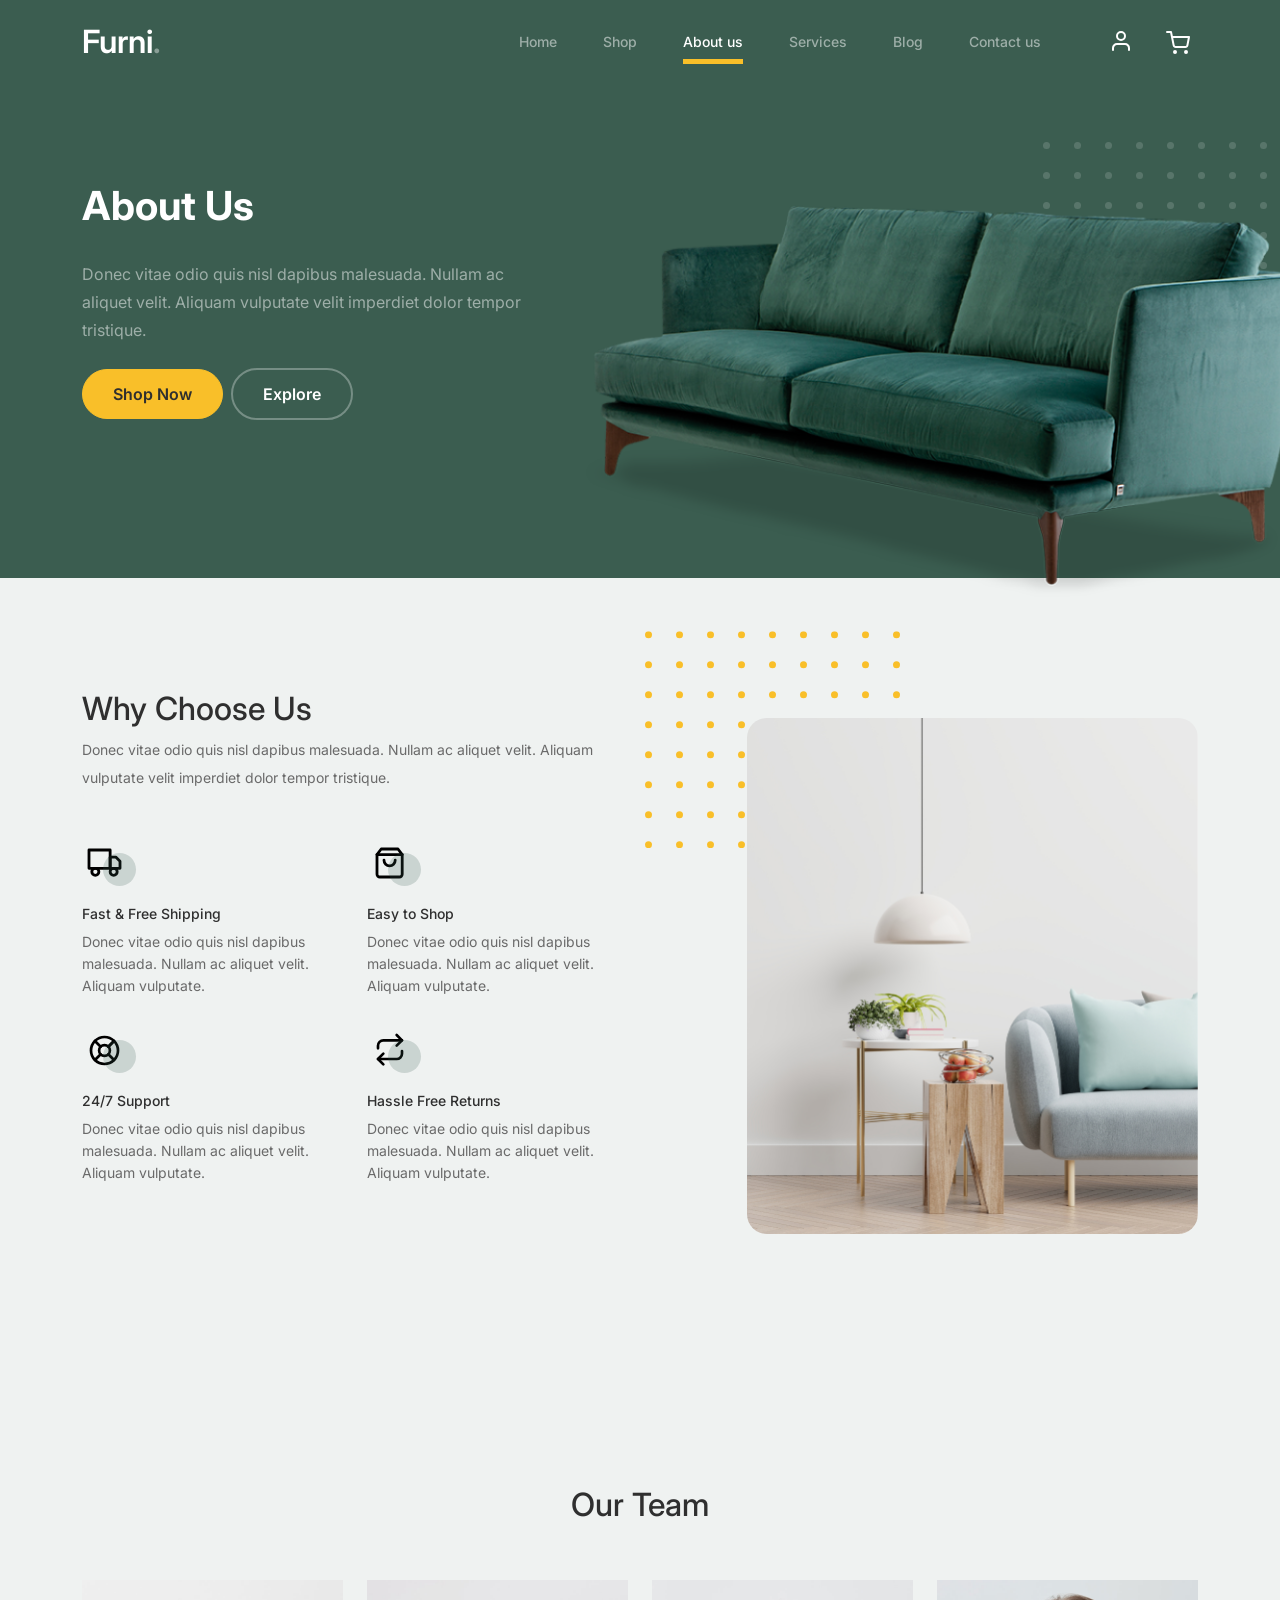
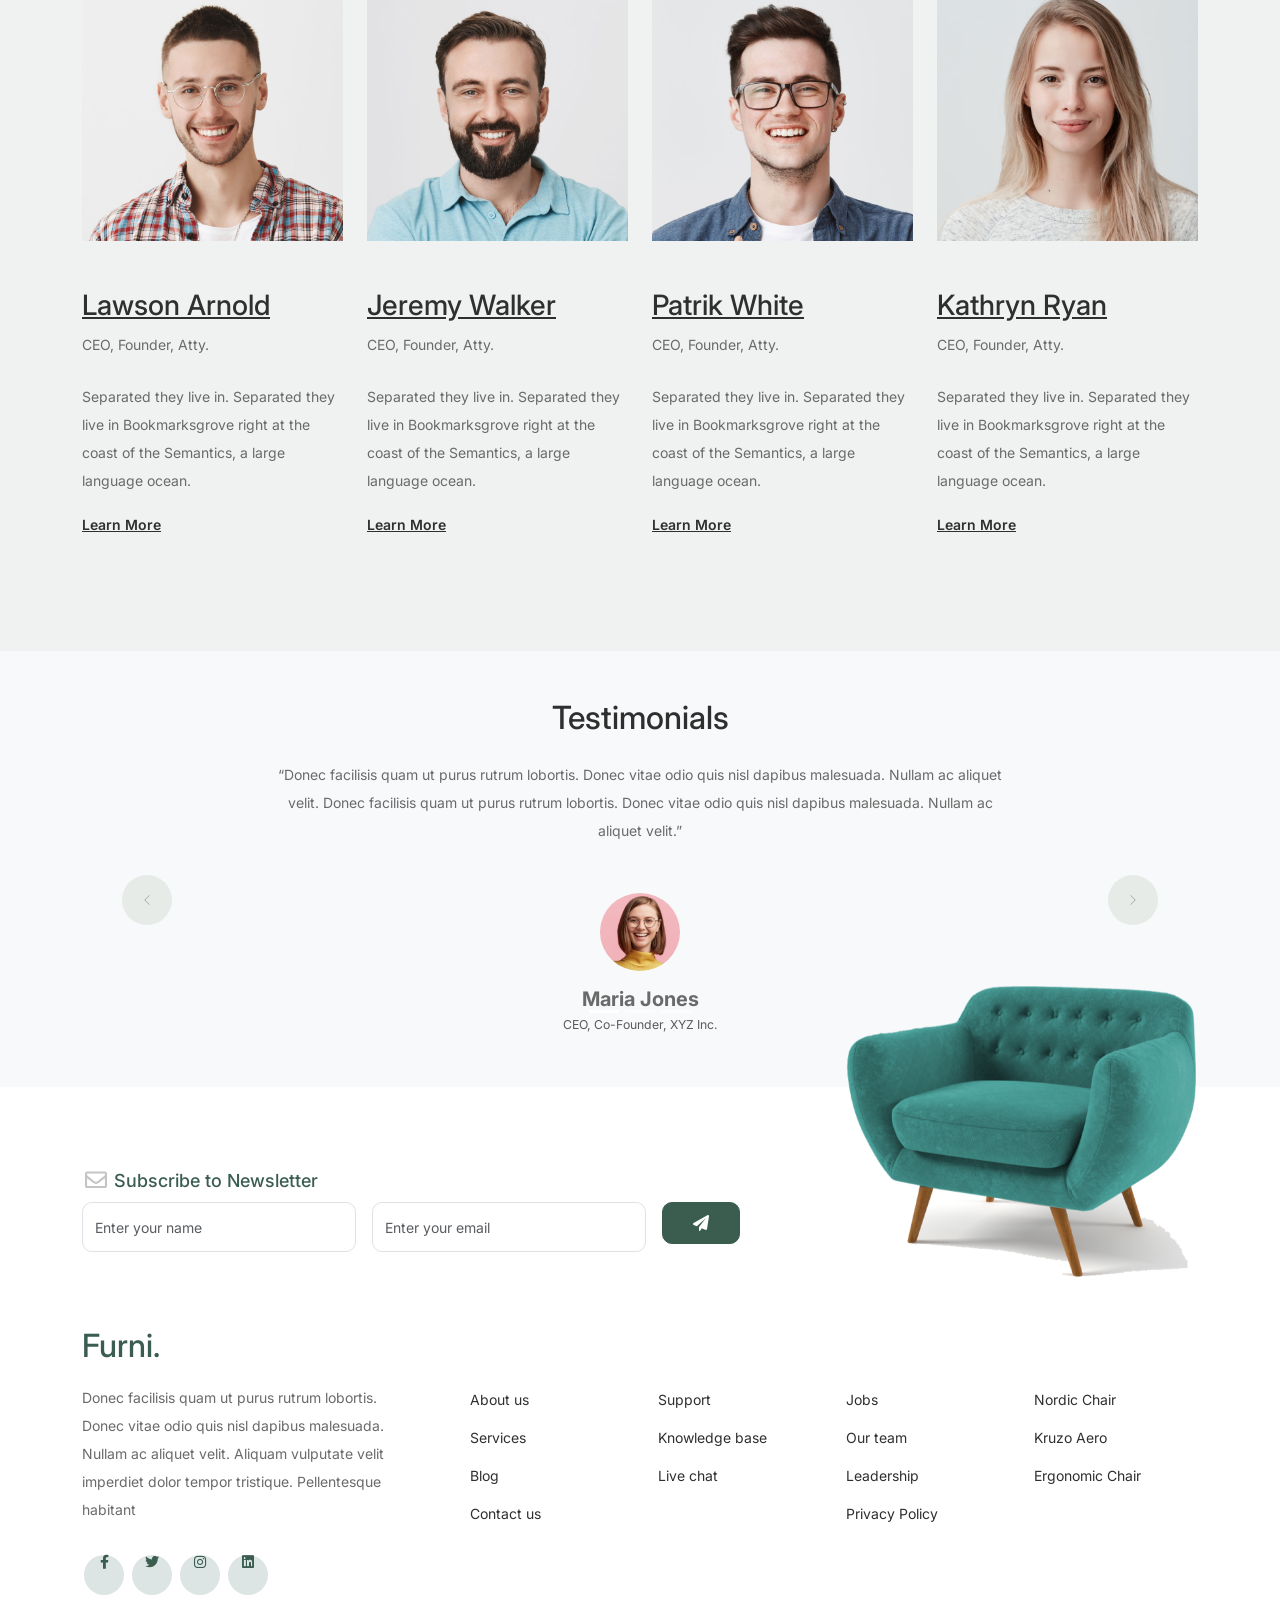
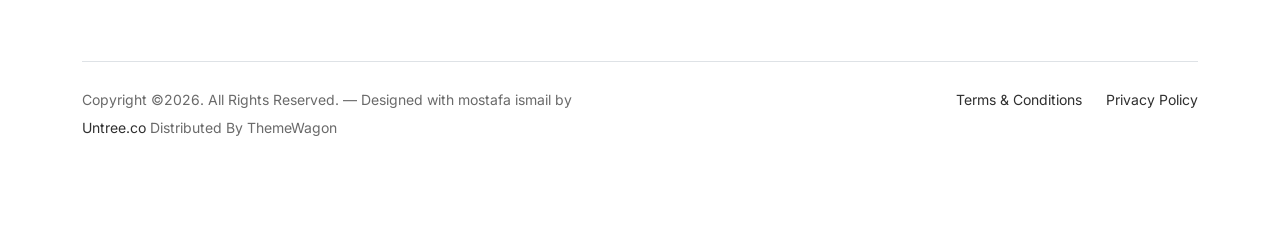
<file: about.html>
<html lang="en">
<head>
  <meta charset="utf-8">
  <meta name="viewport" content="width=device-width, initial-scale=1, shrink-to-fit=no">
  <meta name="author" content="Untree.co">
  <link rel="shortcut icon" href="favicon.png">

  <meta name="description" content="" />
  <meta name="keywords" content="bootstrap, bootstrap4" />

		<!-- Bootstrap CSS -->
		<link href="bootstrab/bootstrap.min.css" rel="stylesheet">
		<link href="https://cdnjs.cloudflare.com/ajax/libs/font-awesome/6.0.0-beta3/css/all.min.css" rel="stylesheet">
		
		<link href="CSS/style.css" rel="stylesheet">
		<title>Furni  </title>
	</head>

	<body>

		<!-- Start Header/Navigation -->
		<nav class="custom-navbar navbar navbar navbar-expand-md navbar-dark bg-dark" arial-label="Furni navigation bar">

			<div class="container">
				<a class="navbar-brand" href="index.html">Furni<span>.</span></a>

				<button class="navbar-toggler" type="button" data-bs-toggle="collapse" data-bs-target="#navbarsFurni" aria-controls="navbarsFurni" aria-expanded="false" aria-label="Toggle navigation">
					<span class="navbar-toggler-icon"></span>
				</button>

				<div class="collapse navbar-collapse" id="navbarsFurni">
					<ul class="custom-navbar-nav navbar-nav ms-auto mb-2 mb-md-0">
						<li class="nav-item ">
							<a class="nav-link" href="index.html">Home</a>
						</li>
						<li><a class="nav-link" href="shop.html">Shop</a></li>
						<li class="active"><a class="nav-link" href="about.html">About us</a></li>
						<li><a class="nav-link" href="services.html">Services</a></li>
						<li><a class="nav-link" href="blog.html">Blog</a></li>
						<li><a class="nav-link" href="contact.html">Contact us</a></li>
					</ul>

					<ul class="custom-navbar-cta navbar-nav mb-2 mb-md-0 ms-5">
						<li><a class="nav-link" href="#"><img src="images/user.svg"></a></li>
						<li><a class="nav-link" href="cart.html"><img src="images/cart.svg"></a></li>
					</ul>
				</div>
			</div>
				
		</nav>
		<!-- End Header/Navigation -->

		<!-- Start Hero Section -->
			<div class="hero">
				<div class="container">
					<div class="row justify-content-between">
						<div class="col-lg-5">
							<div class="intro-excerpt">
								<h1>About Us</h1>
								<p class="mb-4">Donec vitae odio quis nisl dapibus malesuada. Nullam ac aliquet velit. Aliquam vulputate velit imperdiet dolor tempor tristique.</p>
								<p><a href="" class="btn btn-secondary me-2">Shop Now</a><a href="#" class="btn btn-white-outline">Explore</a></p>
							</div>
						</div>
						<div class="col-lg-7">
							<div class="hero-img-wrap">
								<img src="images/couch.png" class="img-fluid">
							</div>
						</div>
					</div>
				</div>
			</div>
		<!-- End Hero Section -->

		

		<!-- Start Why Choose Us Section -->
		<div class="why-choose-section">
			<div class="container">
				<div class="row justify-content-between align-items-center">
					<div class="col-lg-6">
						<h2 class="section-title">Why Choose Us</h2>
						<p>Donec vitae odio quis nisl dapibus malesuada. Nullam ac aliquet velit. Aliquam vulputate velit imperdiet dolor tempor tristique.</p>

						<div class="row my-5">
							<div class="col-6 col-md-6">
								<div class="feature">
									<div class="icon">
										<img src="images/truck.svg" alt="Image" class="imf-fluid">
									</div>
									<h3>Fast &amp; Free Shipping</h3>
									<p>Donec vitae odio quis nisl dapibus malesuada. Nullam ac aliquet velit. Aliquam vulputate.</p>
								</div>
							</div>

							<div class="col-6 col-md-6">
								<div class="feature">
									<div class="icon">
										<img src="images/bag.svg" alt="Image" class="imf-fluid">
									</div>
									<h3>Easy to Shop</h3>
									<p>Donec vitae odio quis nisl dapibus malesuada. Nullam ac aliquet velit. Aliquam vulputate.</p>
								</div>
							</div>

							<div class="col-6 col-md-6">
								<div class="feature">
									<div class="icon">
										<img src="images/support.svg" alt="Image" class="imf-fluid">
									</div>
									<h3>24/7 Support</h3>
									<p>Donec vitae odio quis nisl dapibus malesuada. Nullam ac aliquet velit. Aliquam vulputate.</p>
								</div>
							</div>

							<div class="col-6 col-md-6">
								<div class="feature">
									<div class="icon">
										<img src="images/return.svg" alt="Image" class="imf-fluid">
									</div>
									<h3>Hassle Free Returns</h3>
									<p>Donec vitae odio quis nisl dapibus malesuada. Nullam ac aliquet velit. Aliquam vulputate.</p>
								</div>
							</div>

						</div>
					</div>

					<div class="col-lg-5">
						<div class="img-wrap">
							<img src="images/why-choose-us-img.jpg" alt="Image" class="img-fluid">
						</div>
					</div>

				</div>
			</div>
		</div>
		<!-- End Why Choose Us Section -->

		<!-- Start Team Section -->
		<div class="untree_co-section">
			<div class="container">

				<div class="row mb-5">
					<div class="col-lg-5 mx-auto text-center">
						<h2 class="section-title">Our Team</h2>
					</div>
				</div>

				<div class="row">

					<!-- Start Column 1 -->
					<div class="col-12 col-md-6 col-lg-3 mb-5 mb-md-0">
						<img src="images/person_1.jpg" class="img-fluid mb-5">
						<h3 clas><a href="#"><span class="">Lawson</span> Arnold</a></h3>
            <span class="d-block position mb-4">CEO, Founder, Atty.</span>
            <p>Separated they live in.
            Separated they live in Bookmarksgrove right at the coast of the Semantics, a large language ocean.</p>
            <p class="mb-0"><a href="#" class="more dark">Learn More <span class="icon-arrow_forward"></span></a></p>
					</div> 
					<!-- End Column 1 -->

					<!-- Start Column 2 -->
					<div class="col-12 col-md-6 col-lg-3 mb-5 mb-md-0">
						<img src="images/person_2.jpg" class="img-fluid mb-5">

						<h3 clas><a href="#"><span class="">Jeremy</span> Walker</a></h3>
            <span class="d-block position mb-4">CEO, Founder, Atty.</span>
            <p>Separated they live in.
            Separated they live in Bookmarksgrove right at the coast of the Semantics, a large language ocean.</p>
            <p class="mb-0"><a href="#" class="more dark">Learn More <span class="icon-arrow_forward"></span></a></p>

					</div> 
					<!-- End Column 2 -->

					<!-- Start Column 3 -->
					<div class="col-12 col-md-6 col-lg-3 mb-5 mb-md-0">
						<img src="images/person_3.jpg" class="img-fluid mb-5">
						<h3 clas><a href="#"><span class="">Patrik</span> White</a></h3>
            <span class="d-block position mb-4">CEO, Founder, Atty.</span>
            <p>Separated they live in.
            Separated they live in Bookmarksgrove right at the coast of the Semantics, a large language ocean.</p>
            <p class="mb-0"><a href="#" class="more dark">Learn More <span class="icon-arrow_forward"></span></a></p>
					</div> 
					<!-- End Column 3 -->

					<!-- Start Column 4 -->
					<div class="col-12 col-md-6 col-lg-3 mb-5 mb-md-0">
						<img src="images/person_4.jpg" class="img-fluid mb-5">

						<h3 clas><a href="#"><span class="">Kathryn</span> Ryan</a></h3>
            <span class="d-block position mb-4">CEO, Founder, Atty.</span>
            <p>Separated they live in.
            Separated they live in Bookmarksgrove right at the coast of the Semantics, a large language ocean.</p>
            <p class="mb-0"><a href="#" class="more dark">Learn More <span class="icon-arrow_forward"></span></a></p>

          
					</div> 
					<!-- End Column 4 -->

					

				</div>
			</div>
		</div>
		<!-- End Team Section -->

		

		<!-- Start Testimonial Slider -->
		<div class="testimonial-section py-5 bg-light">
  <div class="container">

    <!-- Title -->
    <div class="row">
      <div class="col-lg-7 mx-auto text-center">
        <h2 class="section-title mb-4">Testimonials</h2>
      </div>
    </div>

    <!-- Carousel -->
    <div id="testimonialCarousel" class="carousel slide" data-bs-ride="carousel">

      <!-- Indicators (dots) -->
      <div class="carousel-indicators">
        <button type="button" data-bs-target="#testimonialCarousel" data-bs-slide-to="0" class="active"></button>
        <button type="button" data-bs-target="#testimonialCarousel" data-bs-slide-to="1"></button>
        <button type="button" data-bs-target="#testimonialCarousel" data-bs-slide-to="2"></button>
      </div>

      <!-- Carousel Items -->
      <div class="carousel-inner text-center">

        <!-- Item 1 -->
        <div class="carousel-item active">
          <div class="row justify-content-center">
            <div class="col-lg-8">

              <blockquote class="mb-5">
                <p>
                  “Donec facilisis quam ut purus rutrum lobortis. Donec vitae odio
                  quis nisl dapibus malesuada. Nullam ac aliquet velit.
				  Donec facilisis quam ut purus rutrum lobortis. Donec vitae odio
                  quis nisl dapibus malesuada. Nullam ac aliquet velit.”
                </p>
              </blockquote>

              <div class="author-info">
                <img src="images/person-1.png" class="rounded-circle mb-3" width="80" alt="Maria Jones">
                <h5 class="fw-bold mb-0">Maria Jones</h5>
                <small class="text-muted">CEO, Co-Founder, XYZ Inc.</small>
              </div>

            </div>
          </div>
        </div>

        <!-- Item 2 -->
        <div class="carousel-item">
          <div class="row justify-content-center">
            <div class="col-lg-8">

              <blockquote class="mb-5">
                <p>
                  “Aliquam vulputate velit imperdiet dolor tempor tristique.
                  Pellentesque habitant morbi tristique senectus.
				  Donec facilisis quam ut purus rutrum lobortis. Donec vitae odio
                  quis nisl dapibus malesuada. Nullam ac aliquet velit.”
                </p>
              </blockquote>

              <div class="author-info">
                <img src="images/person_2.jpg" class="rounded-circle mb-3" width="80" alt="John Smith">
                <h5 class="fw-bold mb-0">John Smith</h5>
                <small class="text-muted">Marketing Manager</small>
              </div>

            </div>
          </div>
        </div>

        <!-- Item 3 -->
        <div class="carousel-item">
          <div class="row justify-content-center">
            <div class="col-lg-8">

              <blockquote class="mb-5">
                <p>
                  “Integer convallis volutpat dui quis scelerisque. Nullam ac
                  aliquet velit.
				  Donec facilisis quam ut purus rutrum lobortis. Donec vitae odio
                  quis nisl dapibus malesuada. Nullam ac aliquet velit.”
                </p>
              </blockquote>

              <div class="author-info">
                <img src="images/person_3.jpg" class="rounded-circle mb-3" width="80" alt="Sarah Lee">
                <h5 class="fw-bold mb-0">Sarah Lee</h5>
                <small class="text-muted">Product Designer</small>
              </div>

            </div>
          </div>
        </div>

      </div>

      <!-- Controls -->
      <button class="carousel-control-prev" type="button"
        data-bs-target="#testimonialCarousel" data-bs-slide="prev">
  <span class="carousel-control-prev-icon"></span>
</button>

<button class="carousel-control-next" type="button"
        data-bs-target="#testimonialCarousel" data-bs-slide="next">
  <span class="carousel-control-next-icon"></span>
</button>
    </div>
  </div>
</div>
		<!-- End Testimonial Slider -->

		

		<!-- Start Footer Section -->
		<footer class="footer-section">
			<div class="container relative">

				<div class="sofa-img">
					<img src="images/sofa.png" alt="Image" class="img-fluid">
				</div>

				<div class="row">
					<div class="col-lg-8">
						<div class="subscription-form">
							<h3 class="d-flex align-items-center"><span class="me-1"><img src="images/envelope-outline.svg" alt="Image" class="img-fluid"></span><span>Subscribe to Newsletter</span></h3>

							<form action="#" class="row g-3">
								<div class="col-auto">
									<input type="text" class="form-control" placeholder="Enter your name">
								</div>
								<div class="col-auto">
									<input type="email" class="form-control" placeholder="Enter your email">
								</div>
								<div class="col-auto">
									<button class="btn btn-primary">
										<span class="fa fa-paper-plane"></span>
									</button>
								</div>
							</form>

						</div>
					</div>
				</div>

				<div class="row g-5 mb-5">
					<div class="col-lg-4">
						<div class="mb-4 footer-logo-wrap"><a href="#" class="footer-logo">Furni<span>.</span></a></div>
						<p class="mb-4">Donec facilisis quam ut purus rutrum lobortis. Donec vitae odio quis nisl dapibus malesuada. Nullam ac aliquet velit. Aliquam vulputate velit imperdiet dolor tempor tristique. Pellentesque habitant</p>

						<ul class="list-unstyled custom-social">
							<li><a href="#"><span class="fa fa-brands fa-facebook-f"></span></a></li>
							<li><a href="#"><span class="fa fa-brands fa-twitter"></span></a></li>
							<li><a href="#"><span class="fa fa-brands fa-instagram"></span></a></li>
							<li><a href="#"><span class="fa fa-brands fa-linkedin"></span></a></li>
						</ul>
					</div>

					<div class="col-lg-8">
						<div class="row links-wrap">
							<div class="col-6 col-sm-6 col-md-3">
								<ul class="list-unstyled">
									<li><a href="#">About us</a></li>
									<li><a href="#">Services</a></li>
									<li><a href="#">Blog</a></li>
									<li><a href="#">Contact us</a></li>
								</ul>
							</div>

							<div class="col-6 col-sm-6 col-md-3">
								<ul class="list-unstyled">
									<li><a href="#">Support</a></li>
									<li><a href="#">Knowledge base</a></li>
									<li><a href="#">Live chat</a></li>
								</ul>
							</div>

							<div class="col-6 col-sm-6 col-md-3">
								<ul class="list-unstyled">
									<li><a href="#">Jobs</a></li>
									<li><a href="#">Our team</a></li>
									<li><a href="#">Leadership</a></li>
									<li><a href="#">Privacy Policy</a></li>
								</ul>
							</div>

							<div class="col-6 col-sm-6 col-md-3">
								<ul class="list-unstyled">
									<li><a href="#">Nordic Chair</a></li>
									<li><a href="#">Kruzo Aero</a></li>
									<li><a href="#">Ergonomic Chair</a></li>
								</ul>
							</div>
						</div>
					</div>

				</div>

				<div class="border-top copyright">
					<div class="row pt-4">
						<div class="col-lg-6">
							<p class="mb-2 text-center text-lg-start">Copyright &copy;<script>document.write(new Date().getFullYear());</script>. All Rights Reserved. &mdash; Designed with mostafa ismail by <a href="https://untree.co">Untree.co</a> Distributed By <a hreff="https://themewagon.com">ThemeWagon</a>  <!-- License information: https://untree.co/license/ -->
            </p>
						</div>

						<div class="col-lg-6 text-center text-lg-end">
							<ul class="list-unstyled d-inline-flex ms-auto">
								<li class="me-4"><a href="#">Terms &amp; Conditions</a></li>
								<li><a href="#">Privacy Policy</a></li>
							</ul>
						</div>

					</div>
				</div>

			</div>
		</footer>
		<!-- End Footer Section -->	


		<script src="bootstrab/bootstrap.bundle.js"></script>
		
	</body>

</html>
</file>
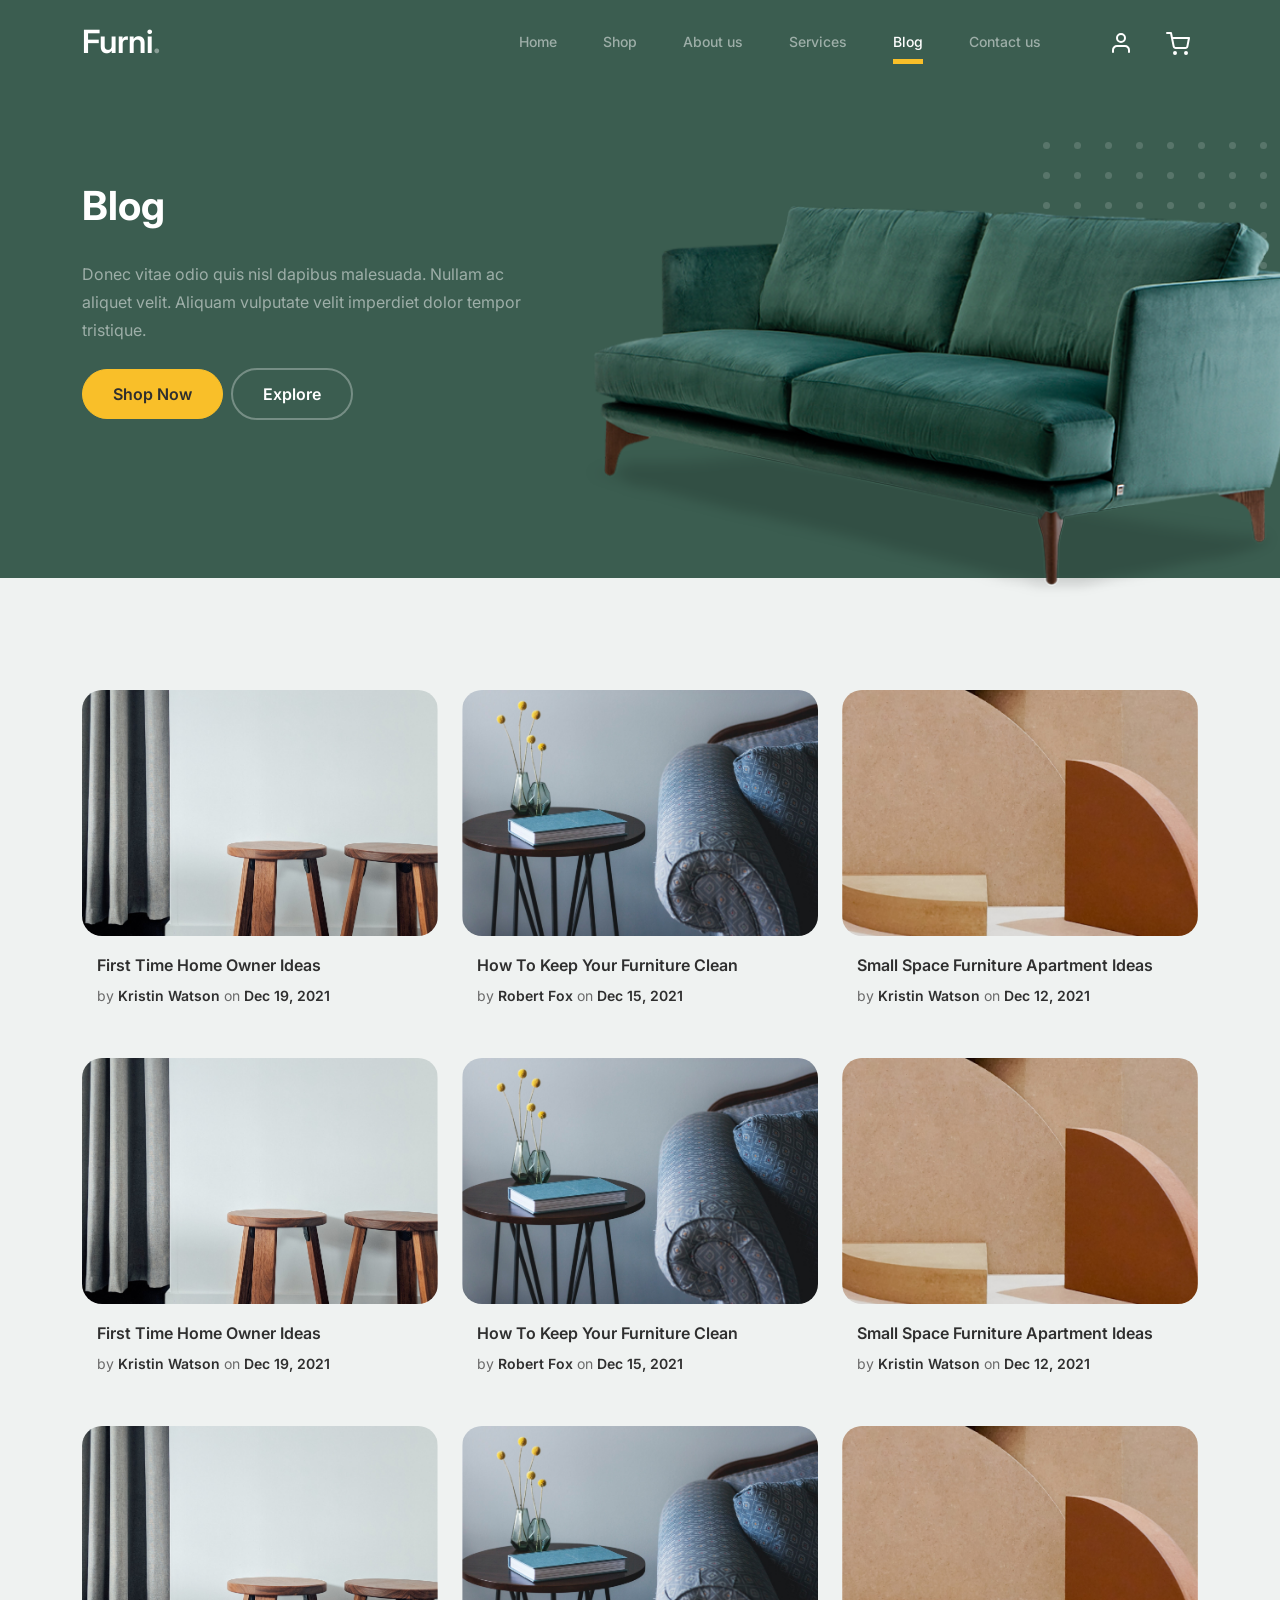
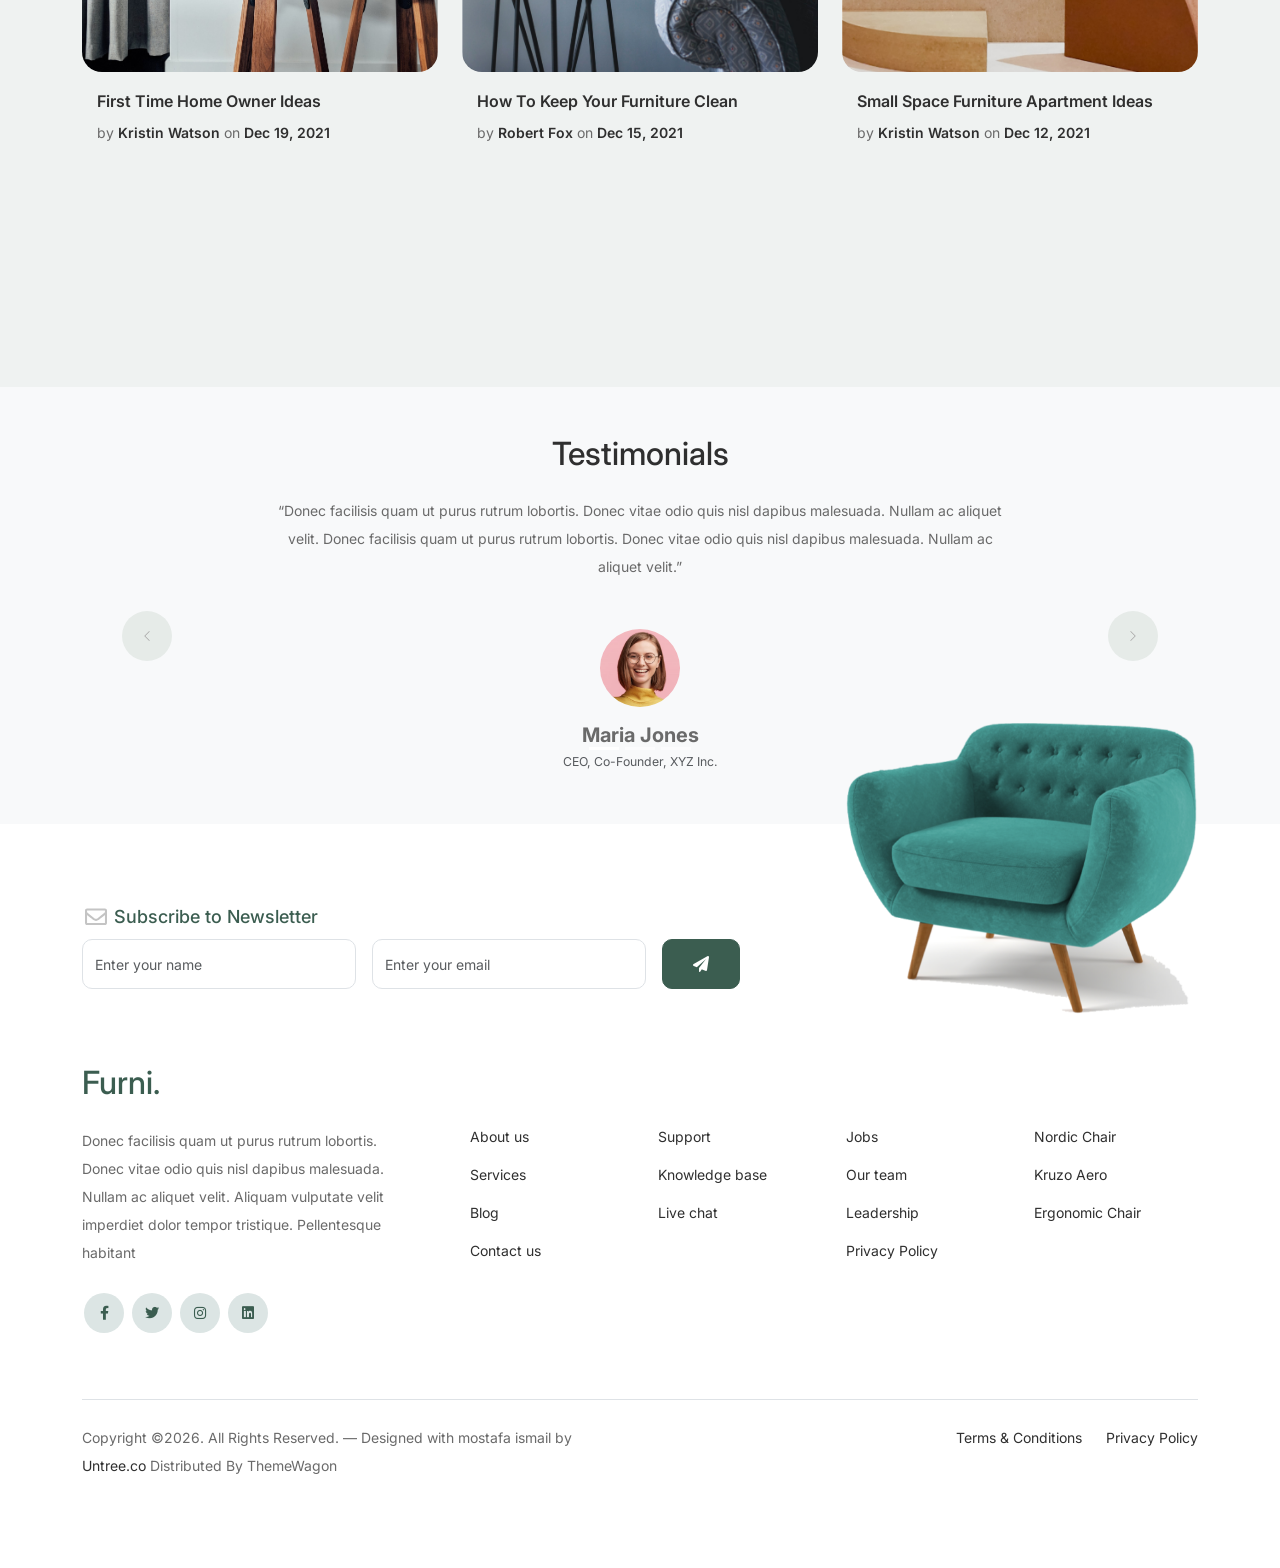
<file: blog.html>
<!doctype html>
<html lang="en">
<head>
  <meta charset="utf-8">
  <meta name="viewport" content="width=device-width, initial-scale=1, shrink-to-fit=no">
  <meta name="author" content="Untree.co">
  <link rel="shortcut icon" href="favicon.png">

  <meta name="description" content="" />
  <meta name="keywords" content="bootstrap, bootstrap4" />

		<!-- Bootstrap CSS -->
		<link href="bootstrab/bootstrap.min.css" rel="stylesheet">
		<link href="https://cdnjs.cloudflare.com/ajax/libs/font-awesome/6.0.0-beta3/css/all.min.css" rel="stylesheet">
		
		<link href="CSS/style.css" rel="stylesheet">
		<title>Furni  </title>
	</head>

	<body>

		<!-- Start Header/Navigation -->
		<nav class="custom-navbar navbar navbar navbar-expand-md navbar-dark bg-dark" arial-label="Furni navigation bar">

			<div class="container">
				<a class="navbar-brand" href="index.html">Furni<span>.</span></a>

				<button class="navbar-toggler" type="button" data-bs-toggle="collapse" data-bs-target="#navbarsFurni" aria-controls="navbarsFurni" aria-expanded="false" aria-label="Toggle navigation">
					<span class="navbar-toggler-icon"></span>
				</button>

				<div class="collapse navbar-collapse" id="navbarsFurni">
					<ul class="custom-navbar-nav navbar-nav ms-auto mb-2 mb-md-0">
						<li class="nav-item">
							<a class="nav-link" href="index.html">Home</a>
						</li>
						<li><a class="nav-link" href="shop.html">Shop</a></li>
						<li><a class="nav-link" href="about.html">About us</a></li>
						<li><a class="nav-link" href="services.html">Services</a></li>
						<li class="active"><a class="nav-link" href="blog.html">Blog</a></li>
						<li><a class="nav-link" href="contact.html">Contact us</a></li>
					</ul>

					<ul class="custom-navbar-cta navbar-nav mb-2 mb-md-0 ms-5">
						<li><a class="nav-link" href="#"><img src="images/user.svg"></a></li>
						<li><a class="nav-link" href="cart.html"><img src="images/cart.svg"></a></li>
					</ul>
				</div>
			</div>
				
		</nav>
		<!-- End Header/Navigation -->

		<!-- Start Hero Section -->
			<div class="hero">
				<div class="container">
					<div class="row justify-content-between">
						<div class="col-lg-5">
							<div class="intro-excerpt">
								<h1>Blog</h1>
								<p class="mb-4">Donec vitae odio quis nisl dapibus malesuada. Nullam ac aliquet velit. Aliquam vulputate velit imperdiet dolor tempor tristique.</p>
								<p><a href="" class="btn btn-secondary me-2">Shop Now</a><a href="#" class="btn btn-white-outline">Explore</a></p>
							</div>
						</div>
						<div class="col-lg-7">
							<div class="hero-img-wrap">
								<img src="images/couch.png" class="img-fluid">
							</div>
						</div>
					</div>
				</div>
			</div>
		<!-- End Hero Section -->

		

		<!-- Start Blog Section -->
		<div class="blog-section">
			<div class="container">
				
				<div class="row">

					<div class="col-12 col-sm-6 col-md-4 mb-5">
						<div class="post-entry">
							<a href="#" class="post-thumbnail"><img src="images/post-1.jpg" alt="Image" class="img-fluid"></a>
							<div class="post-content-entry">
								<h3><a href="#">First Time Home Owner Ideas</a></h3>
								<div class="meta">
									<span>by <a href="#">Kristin Watson</a></span> <span>on <a href="#">Dec 19, 2021</a></span>
								</div>
							</div>
						</div>
					</div>

					<div class="col-12 col-sm-6 col-md-4 mb-5">
						<div class="post-entry">
							<a href="#" class="post-thumbnail"><img src="images/post-2.jpg" alt="Image" class="img-fluid"></a>
							<div class="post-content-entry">
								<h3><a href="#">How To Keep Your Furniture Clean</a></h3>
								<div class="meta">
									<span>by <a href="#">Robert Fox</a></span> <span>on <a href="#">Dec 15, 2021</a></span>
								</div>
							</div>
						</div>
					</div>

					<div class="col-12 col-sm-6 col-md-4 mb-5">
						<div class="post-entry">
							<a href="#" class="post-thumbnail"><img src="images/post-3.jpg" alt="Image" class="img-fluid"></a>
							<div class="post-content-entry">
								<h3><a href="#">Small Space Furniture Apartment Ideas</a></h3>
								<div class="meta">
									<span>by <a href="#">Kristin Watson</a></span> <span>on <a href="#">Dec 12, 2021</a></span>
								</div>
							</div>
						</div>
					</div>

					<div class="col-12 col-sm-6 col-md-4 mb-5">
						<div class="post-entry">
							<a href="#" class="post-thumbnail"><img src="images/post-1.jpg" alt="Image" class="img-fluid"></a>
							<div class="post-content-entry">
								<h3><a href="#">First Time Home Owner Ideas</a></h3>
								<div class="meta">
									<span>by <a href="#">Kristin Watson</a></span> <span>on <a href="#">Dec 19, 2021</a></span>
								</div>
							</div>
						</div>
					</div>

					<div class="col-12 col-sm-6 col-md-4 mb-5">
						<div class="post-entry">
							<a href="#" class="post-thumbnail"><img src="images/post-2.jpg" alt="Image" class="img-fluid"></a>
							<div class="post-content-entry">
								<h3><a href="#">How To Keep Your Furniture Clean</a></h3>
								<div class="meta">
									<span>by <a href="#">Robert Fox</a></span> <span>on <a href="#">Dec 15, 2021</a></span>
								</div>
							</div>
						</div>
					</div>

					<div class="col-12 col-sm-6 col-md-4 mb-5">
						<div class="post-entry">
							<a href="#" class="post-thumbnail"><img src="images/post-3.jpg" alt="Image" class="img-fluid"></a>
							<div class="post-content-entry">
								<h3><a href="#">Small Space Furniture Apartment Ideas</a></h3>
								<div class="meta">
									<span>by <a href="#">Kristin Watson</a></span> <span>on <a href="#">Dec 12, 2021</a></span>
								</div>
							</div>
						</div>
					</div>

					<div class="col-12 col-sm-6 col-md-4 mb-5">
						<div class="post-entry">
							<a href="#" class="post-thumbnail"><img src="images/post-1.jpg" alt="Image" class="img-fluid"></a>
							<div class="post-content-entry">
								<h3><a href="#">First Time Home Owner Ideas</a></h3>
								<div class="meta">
									<span>by <a href="#">Kristin Watson</a></span> <span>on <a href="#">Dec 19, 2021</a></span>
								</div>
							</div>
						</div>
					</div>

					<div class="col-12 col-sm-6 col-md-4 mb-5">
						<div class="post-entry">
							<a href="#" class="post-thumbnail"><img src="images/post-2.jpg" alt="Image" class="img-fluid"></a>
							<div class="post-content-entry">
								<h3><a href="#">How To Keep Your Furniture Clean</a></h3>
								<div class="meta">
									<span>by <a href="#">Robert Fox</a></span> <span>on <a href="#">Dec 15, 2021</a></span>
								</div>
							</div>
						</div>
					</div>

					<div class="col-12 col-sm-6 col-md-4 mb-5">
						<div class="post-entry">
							<a href="#" class="post-thumbnail"><img src="images/post-3.jpg" alt="Image" class="img-fluid"></a>
							<div class="post-content-entry">
								<h3><a href="#">Small Space Furniture Apartment Ideas</a></h3>
								<div class="meta">
									<span>by <a href="#">Kristin Watson</a></span> <span>on <a href="#">Dec 12, 2021</a></span>
								</div>
							</div>
						</div>
					</div>

				</div>
			</div>
		</div>
		<!-- End Blog Section -->	

		

		<!-- Start Testimonial Slider -->
		<div class="testimonial-section py-5 bg-light">
  <div class="container">

    <!-- Title -->
    <div class="row">
      <div class="col-lg-7 mx-auto text-center">
        <h2 class="section-title mb-4">Testimonials</h2>
      </div>
    </div>

    <!-- Carousel -->
    <div id="testimonialCarousel" class="carousel slide" data-bs-ride="carousel">

      <!-- Indicators (dots) -->
      <div class="carousel-indicators">
        <button type="button" data-bs-target="#testimonialCarousel" data-bs-slide-to="0" class="active"></button>
        <button type="button" data-bs-target="#testimonialCarousel" data-bs-slide-to="1"></button>
        <button type="button" data-bs-target="#testimonialCarousel" data-bs-slide-to="2"></button>
      </div>

      <!-- Carousel Items -->
      <div class="carousel-inner text-center">

        <!-- Item 1 -->
        <div class="carousel-item active">
          <div class="row justify-content-center">
            <div class="col-lg-8">

              <blockquote class="mb-5">
                <p>
                  “Donec facilisis quam ut purus rutrum lobortis. Donec vitae odio
                  quis nisl dapibus malesuada. Nullam ac aliquet velit.
				  Donec facilisis quam ut purus rutrum lobortis. Donec vitae odio
                  quis nisl dapibus malesuada. Nullam ac aliquet velit.”
                </p>
              </blockquote>

              <div class="author-info">
                <img src="images/person-1.png" class="rounded-circle mb-3" width="80" alt="Maria Jones">
                <h5 class="fw-bold mb-0">Maria Jones</h5>
                <small class="text-muted">CEO, Co-Founder, XYZ Inc.</small>
              </div>

            </div>
          </div>
        </div>

        <!-- Item 2 -->
        <div class="carousel-item">
          <div class="row justify-content-center">
            <div class="col-lg-8">

              <blockquote class="mb-5">
                <p>
                  “Aliquam vulputate velit imperdiet dolor tempor tristique.
                  Pellentesque habitant morbi tristique senectus.
				  Donec facilisis quam ut purus rutrum lobortis. Donec vitae odio
                  quis nisl dapibus malesuada. Nullam ac aliquet velit.”
                </p>
              </blockquote>

              <div class="author-info">
                <img src="images/person_2.jpg" class="rounded-circle mb-3" width="80" alt="John Smith">
                <h5 class="fw-bold mb-0">John Smith</h5>
                <small class="text-muted">Marketing Manager</small>
              </div>

            </div>
          </div>
        </div>

        <!-- Item 3 -->
        <div class="carousel-item">
          <div class="row justify-content-center">
            <div class="col-lg-8">

              <blockquote class="mb-5">
                <p>
                  “Integer convallis volutpat dui quis scelerisque. Nullam ac
                  aliquet velit.
				  Donec facilisis quam ut purus rutrum lobortis. Donec vitae odio
                  quis nisl dapibus malesuada. Nullam ac aliquet velit.”
                </p>
              </blockquote>

              <div class="author-info">
                <img src="images/person_3.jpg" class="rounded-circle mb-3" width="80" alt="Sarah Lee">
                <h5 class="fw-bold mb-0">Sarah Lee</h5>
                <small class="text-muted">Product Designer</small>
              </div>

            </div>
          </div>
        </div>

      </div>

      <!-- Controls -->
      <button class="carousel-control-prev" type="button"
        data-bs-target="#testimonialCarousel" data-bs-slide="prev">
  <span class="carousel-control-prev-icon"></span>
</button>

<button class="carousel-control-next" type="button"
        data-bs-target="#testimonialCarousel" data-bs-slide="next">
  <span class="carousel-control-next-icon"></span>
</button>
    </div>
  </div>
</div>
		<!-- End Testimonial Slider -->

		

		<!-- Start Footer Section -->
		<footer class="footer-section">
			<div class="container relative">

				<div class="sofa-img">
					<img src="images/sofa.png" alt="Image" class="img-fluid">
				</div>

				<div class="row">
					<div class="col-lg-8">
						<div class="subscription-form">
							<h3 class="d-flex align-items-center"><span class="me-1"><img src="images/envelope-outline.svg" alt="Image" class="img-fluid"></span><span>Subscribe to Newsletter</span></h3>

							<form action="#" class="row g-3">
								<div class="col-auto">
									<input type="text" class="form-control" placeholder="Enter your name">
								</div>
								<div class="col-auto">
									<input type="email" class="form-control" placeholder="Enter your email">
								</div>
								<div class="col-auto">
									<button class="btn btn-primary">
										<span class="fa fa-paper-plane"></span>
									</button>
								</div>
							</form>

						</div>
					</div>
				</div>

				<div class="row g-5 mb-5">
					<div class="col-lg-4">
						<div class="mb-4 footer-logo-wrap"><a href="#" class="footer-logo">Furni<span>.</span></a></div>
						<p class="mb-4">Donec facilisis quam ut purus rutrum lobortis. Donec vitae odio quis nisl dapibus malesuada. Nullam ac aliquet velit. Aliquam vulputate velit imperdiet dolor tempor tristique. Pellentesque habitant</p>

						<ul class="list-unstyled custom-social">
							<li><a href="#"><span class="fa fa-brands fa-facebook-f"></span></a></li>
							<li><a href="#"><span class="fa fa-brands fa-twitter"></span></a></li>
							<li><a href="#"><span class="fa fa-brands fa-instagram"></span></a></li>
							<li><a href="#"><span class="fa fa-brands fa-linkedin"></span></a></li>
						</ul>
					</div>

					<div class="col-lg-8">
						<div class="row links-wrap">
							<div class="col-6 col-sm-6 col-md-3">
								<ul class="list-unstyled">
									<li><a href="#">About us</a></li>
									<li><a href="#">Services</a></li>
									<li><a href="#">Blog</a></li>
									<li><a href="#">Contact us</a></li>
								</ul>
							</div>

							<div class="col-6 col-sm-6 col-md-3">
								<ul class="list-unstyled">
									<li><a href="#">Support</a></li>
									<li><a href="#">Knowledge base</a></li>
									<li><a href="#">Live chat</a></li>
								</ul>
							</div>

							<div class="col-6 col-sm-6 col-md-3">
								<ul class="list-unstyled">
									<li><a href="#">Jobs</a></li>
									<li><a href="#">Our team</a></li>
									<li><a href="#">Leadership</a></li>
									<li><a href="#">Privacy Policy</a></li>
								</ul>
							</div>

							<div class="col-6 col-sm-6 col-md-3">
								<ul class="list-unstyled">
									<li><a href="#">Nordic Chair</a></li>
									<li><a href="#">Kruzo Aero</a></li>
									<li><a href="#">Ergonomic Chair</a></li>
								</ul>
							</div>
						</div>
					</div>

				</div>

				<div class="border-top copyright">
					<div class="row pt-4">
						<div class="col-lg-6">
							<p class="mb-2 text-center text-lg-start">Copyright &copy;<script>document.write(new Date().getFullYear());</script>. All Rights Reserved. &mdash; Designed with mostafa ismail by <a href="https://untree.co">Untree.co</a> Distributed By <a hreff="https://themewagon.com">ThemeWagon</a>  <!-- License information: https://untree.co/license/ -->
            </p>
						</div>

						<div class="col-lg-6 text-center text-lg-end">
							<ul class="list-unstyled d-inline-flex ms-auto">
								<li class="me-4"><a href="#">Terms &amp; Conditions</a></li>
								<li><a href="#">Privacy Policy</a></li>
							</ul>
						</div>

					</div>
				</div>

			</div>
		</footer>
		<!-- End Footer Section -->	


		<script src="bootstrab/bootstrap.bundle.js"></script>
		
	</body>

</html>
</file>
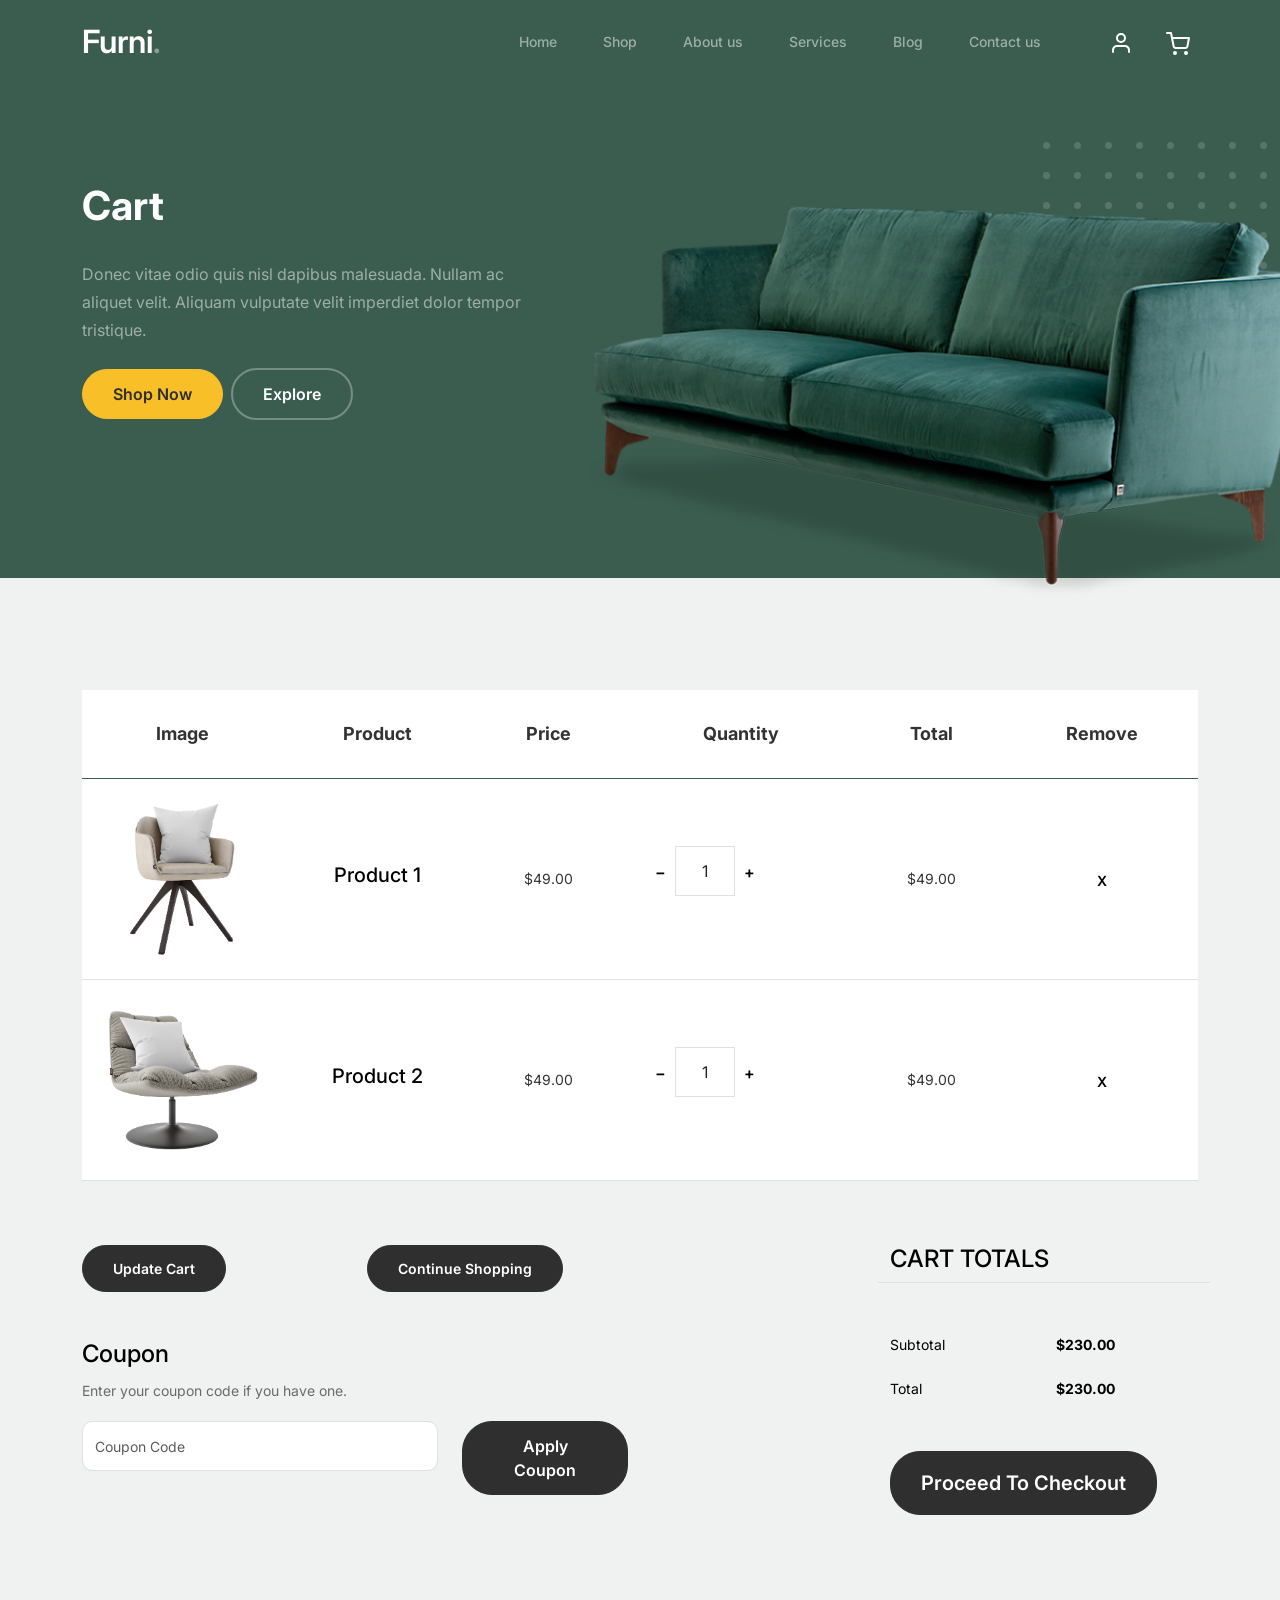
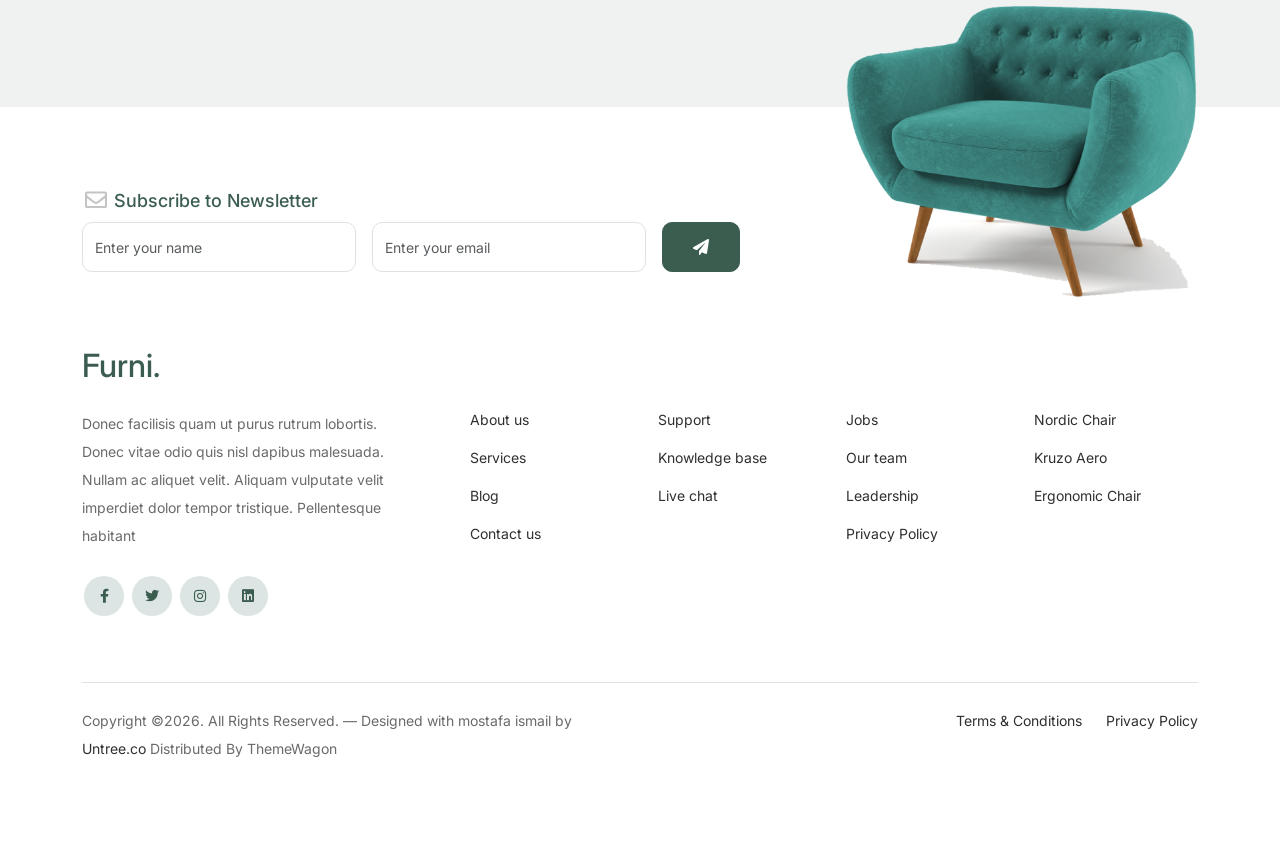
<file: cart.html>
<!doctype html>
<html lang="en">
<head>
  <meta charset="utf-8">
  <meta name="viewport" content="width=device-width, initial-scale=1, shrink-to-fit=no">
  <meta name="author" content="Untree.co">
  <link rel="shortcut icon" href="favicon.png">

  <meta name="description" content="" />
  <meta name="keywords" content="bootstrap, bootstrap4" />

		<!-- Bootstrap CSS -->
		<link href="bootstrab/bootstrap.min.css" rel="stylesheet">
		<link href="https://cdnjs.cloudflare.com/ajax/libs/font-awesome/6.0.0-beta3/css/all.min.css" rel="stylesheet">
		
		<link href="CSS/style.css" rel="stylesheet">
		<title>Furni </title>
	</head>

	<body>

		<!-- Start Header/Navigation -->
		<nav class="custom-navbar navbar navbar navbar-expand-md navbar-dark bg-dark" arial-label="Furni navigation bar">

			<div class="container">
				<a class="navbar-brand" href="index.html">Furni<span>.</span></a>

				<button class="navbar-toggler" type="button" data-bs-toggle="collapse" data-bs-target="#navbarsFurni" aria-controls="navbarsFurni" aria-expanded="false" aria-label="Toggle navigation">
					<span class="navbar-toggler-icon"></span>
				</button>

				<div class="collapse navbar-collapse" id="navbarsFurni">
					<ul class="custom-navbar-nav navbar-nav ms-auto mb-2 mb-md-0">
						<li class="nav-item ">
							<a class="nav-link" href="index.html">Home</a>
						</li>
						<li><a class="nav-link" href="shop.html">Shop</a></li>
						<li><a class="nav-link" href="about.html">About us</a></li>
						<li><a class="nav-link" href="services.html">Services</a></li>
						<li><a class="nav-link" href="blog.html">Blog</a></li>
						<li><a class="nav-link" href="contact.html">Contact us</a></li>
					</ul>

					<ul class="custom-navbar-cta navbar-nav mb-2 mb-md-0 ms-5">
						<li><a class="nav-link" href="#"><img src="images/user.svg"></a></li>
						<li><a class="nav-link" href="cart.html"><img src="images/cart.svg"></a></li>
					</ul>
				</div>
			</div>
				
		</nav>
		<!-- End Header/Navigation -->

		<!-- Start Hero Section -->
		<div class="hero">
				<div class="container">
					<div class="row justify-content-between">
						<div class="col-lg-5">
							<div class="intro-excerpt">
								<h1>Cart</h1>
								<p class="mb-4">Donec vitae odio quis nisl dapibus malesuada. Nullam ac aliquet velit. Aliquam vulputate velit imperdiet dolor tempor tristique.</p>
								<p><a href="" class="btn btn-secondary me-2">Shop Now</a><a href="#" class="btn btn-white-outline">Explore</a></p>
							</div>
						</div>
						<div class="col-lg-7">
							<div class="hero-img-wrap">
								<img src="images/couch.png" class="img-fluid">
							</div>
						</div>
					</div>
				</div>
			</div>
		<!-- End Hero Section -->

		

		<div class="untree_co-section before-footer-section">
            <div class="container">
              <div class="row mb-5">
                <form class="col-md-12" method="post">
                  <div class="site-blocks-table">
                    <table class="table">
                      <thead>
                        <tr>
                          <th class="product-thumbnail">Image</th>
                          <th class="product-name">Product</th>
                          <th class="product-price">Price</th>
                          <th class="product-quantity">Quantity</th>
                          <th class="product-total">Total</th>
                          <th class="product-remove">Remove</th>
                        </tr>
                      </thead>
                      <tbody>
                        <tr>
                          <td class="product-thumbnail">
                            <img src="images/product-1.png" alt="Image" class="img-fluid">
                          </td>
                          <td class="product-name">
                            <h2 class="h5 text-black">Product 1</h2>
                          </td>
                          <td>$49.00</td>
                          <td>
                            <div class="input-group mb-3 d-flex align-items-center quantity-container" style="max-width: 120px;">
                              <div class="input-group-prepend">
                                <button class="btn btn-outline-black decrease" type="button">&minus;</button>
                              </div>
                              <input type="text" class="form-control text-center quantity-amount" value="1" placeholder="" aria-label="Example text with button addon" aria-describedby="button-addon1">
                              <div class="input-group-append">
                                <button class="btn btn-outline-black increase" type="button">&plus;</button>
                              </div>
                            </div>
        
                          </td>
                          <td>$49.00</td>
                          <td><a href="#" class="btn btn-black btn-sm">X</a></td>
                        </tr>
        
                        <tr>
                          <td class="product-thumbnail">
                            <img src="images/product-2.png" alt="Image" class="img-fluid">
                          </td>
                          <td class="product-name">
                            <h2 class="h5 text-black">Product 2</h2>
                          </td>
                          <td>$49.00</td>
                          <td>
                            <div class="input-group mb-3 d-flex align-items-center quantity-container" style="max-width: 120px;">
                              <div class="input-group-prepend">
                                <button class="btn btn-outline-black decrease" type="button">&minus;</button>
                              </div>
                              <input type="text" class="form-control text-center quantity-amount" value="1" placeholder="" aria-label="Example text with button addon" aria-describedby="button-addon1">
                              <div class="input-group-append">
                                <button class="btn btn-outline-black increase" type="button">&plus;</button>
                              </div>
                            </div>
        
                          </td>
                          <td>$49.00</td>
                          <td><a href="#" class="btn btn-black btn-sm">X</a></td>
                        </tr>
                      </tbody>
                    </table>
                  </div>
                </form>
              </div>
        
              <div class="row">
                <div class="col-md-6">
                  <div class="row mb-5">
                    <div class="col-md-6 mb-3 mb-md-0">
                      <button class="btn btn-black btn-sm btn-block">Update Cart</button>
                    </div>
                    <div class="col-md-6">
                      <button class="btn btn-outline-black btn-sm btn-block">Continue Shopping</button>
                    </div>
                  </div>
                  <div class="row">
                    <div class="col-md-12">
                      <label class="text-black h4" for="coupon">Coupon</label>
                      <p>Enter your coupon code if you have one.</p>
                    </div>
                    <div class="col-md-8 mb-3 mb-md-0">
                      <input type="text" class="form-control py-3" id="coupon" placeholder="Coupon Code">
                    </div>
                    <div class="col-md-4">
                      <button class="btn btn-black">Apply Coupon</button>
                    </div>
                  </div>
                </div>
                <div class="col-md-6 pl-5">
                  <div class="row justify-content-end">
                    <div class="col-md-7">
                      <div class="row">
                        <div class="col-md-12 text-right border-bottom mb-5">
                          <h3 class="text-black h4 text-uppercase">Cart Totals</h3>
                        </div>
                      </div>
                      <div class="row mb-3">
                        <div class="col-md-6">
                          <span class="text-black">Subtotal</span>
                        </div>
                        <div class="col-md-6 text-right">
                          <strong class="text-black">$230.00</strong>
                        </div>
                      </div>
                      <div class="row mb-5">
                        <div class="col-md-6">
                          <span class="text-black">Total</span>
                        </div>
                        <div class="col-md-6 text-right">
                          <strong class="text-black">$230.00</strong>
                        </div>
                      </div>
        
                      <div class="row">
                        <div class="col-md-12">
                          <button class="btn btn-black btn-lg py-3 btn-block" onclick="window.location='checkout.html'">Proceed To Checkout</button>
                        </div>
                      </div>
                    </div>
                  </div>
                </div>
              </div>
            </div>
          </div>
		

		<!-- Start Footer Section -->
		<footer class="footer-section">
			<div class="container relative">

				<div class="sofa-img">
					<img src="images/sofa.png" alt="Image" class="img-fluid">
				</div>

				<div class="row">
					<div class="col-lg-8">
						<div class="subscription-form">
							<h3 class="d-flex align-items-center"><span class="me-1"><img src="images/envelope-outline.svg" alt="Image" class="img-fluid"></span><span>Subscribe to Newsletter</span></h3>

							<form action="#" class="row g-3">
								<div class="col-auto">
									<input type="text" class="form-control" placeholder="Enter your name">
								</div>
								<div class="col-auto">
									<input type="email" class="form-control" placeholder="Enter your email">
								</div>
								<div class="col-auto">
									<button class="btn btn-primary">
										<span class="fa fa-paper-plane"></span>
									</button>
								</div>
							</form>

						</div>
					</div>
				</div>

				<div class="row g-5 mb-5">
					<div class="col-lg-4">
						<div class="mb-4 footer-logo-wrap"><a href="#" class="footer-logo">Furni<span>.</span></a></div>
						<p class="mb-4">Donec facilisis quam ut purus rutrum lobortis. Donec vitae odio quis nisl dapibus malesuada. Nullam ac aliquet velit. Aliquam vulputate velit imperdiet dolor tempor tristique. Pellentesque habitant</p>

						<ul class="list-unstyled custom-social">
							<li><a href="#"><span class="fa fa-brands fa-facebook-f"></span></a></li>
							<li><a href="#"><span class="fa fa-brands fa-twitter"></span></a></li>
							<li><a href="#"><span class="fa fa-brands fa-instagram"></span></a></li>
							<li><a href="#"><span class="fa fa-brands fa-linkedin"></span></a></li>
						</ul>
					</div>

					<div class="col-lg-8">
						<div class="row links-wrap">
							<div class="col-6 col-sm-6 col-md-3">
								<ul class="list-unstyled">
									<li><a href="#">About us</a></li>
									<li><a href="#">Services</a></li>
									<li><a href="#">Blog</a></li>
									<li><a href="#">Contact us</a></li>
								</ul>
							</div>

							<div class="col-6 col-sm-6 col-md-3">
								<ul class="list-unstyled">
									<li><a href="#">Support</a></li>
									<li><a href="#">Knowledge base</a></li>
									<li><a href="#">Live chat</a></li>
								</ul>
							</div>

							<div class="col-6 col-sm-6 col-md-3">
								<ul class="list-unstyled">
									<li><a href="#">Jobs</a></li>
									<li><a href="#">Our team</a></li>
									<li><a href="#">Leadership</a></li>
									<li><a href="#">Privacy Policy</a></li>
								</ul>
							</div>

							<div class="col-6 col-sm-6 col-md-3">
								<ul class="list-unstyled">
									<li><a href="#">Nordic Chair</a></li>
									<li><a href="#">Kruzo Aero</a></li>
									<li><a href="#">Ergonomic Chair</a></li>
								</ul>
							</div>
						</div>
					</div>

				</div>

				<div class="border-top copyright">
					<div class="row pt-4">
						<div class="col-lg-6">
							<p class="mb-2 text-center text-lg-start">Copyright &copy;<script>document.write(new Date().getFullYear());</script>. All Rights Reserved. &mdash; Designed with mostafa ismail by <a href="https://untree.co">Untree.co</a> Distributed By <a hreff="https://themewagon.com">ThemeWagon</a>  <!-- License information: https://untree.co/license/ -->
            </p>
						</div>

						<div class="col-lg-6 text-center text-lg-end">
							<ul class="list-unstyled d-inline-flex ms-auto">
								<li class="me-4"><a href="#">Terms &amp; Conditions</a></li>
								<li><a href="#">Privacy Policy</a></li>
							</ul>
						</div>

					</div>
				</div>

			</div>
		</footer>
		<!-- End Footer Section -->	


		<script src="bootstrab/bootstrap.bundle.js"></script>
		
	</body>

</html>
</file>
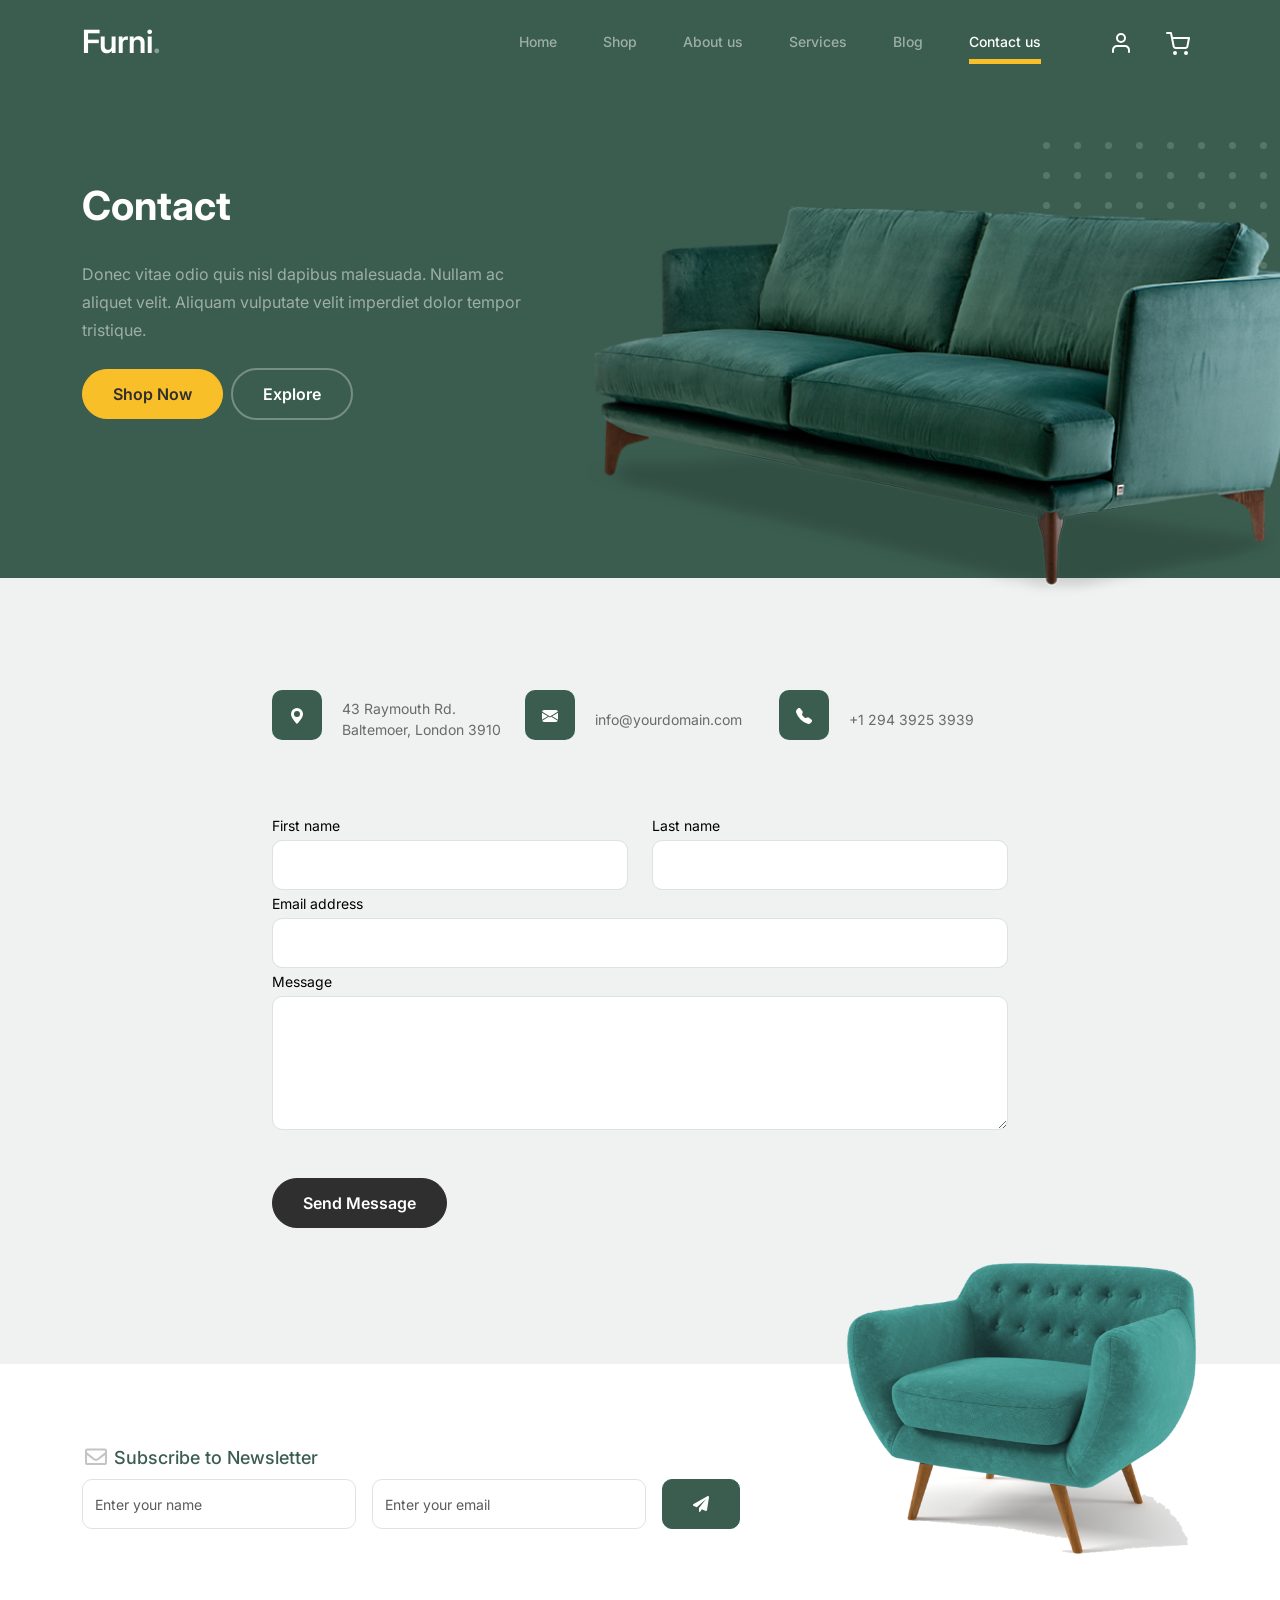
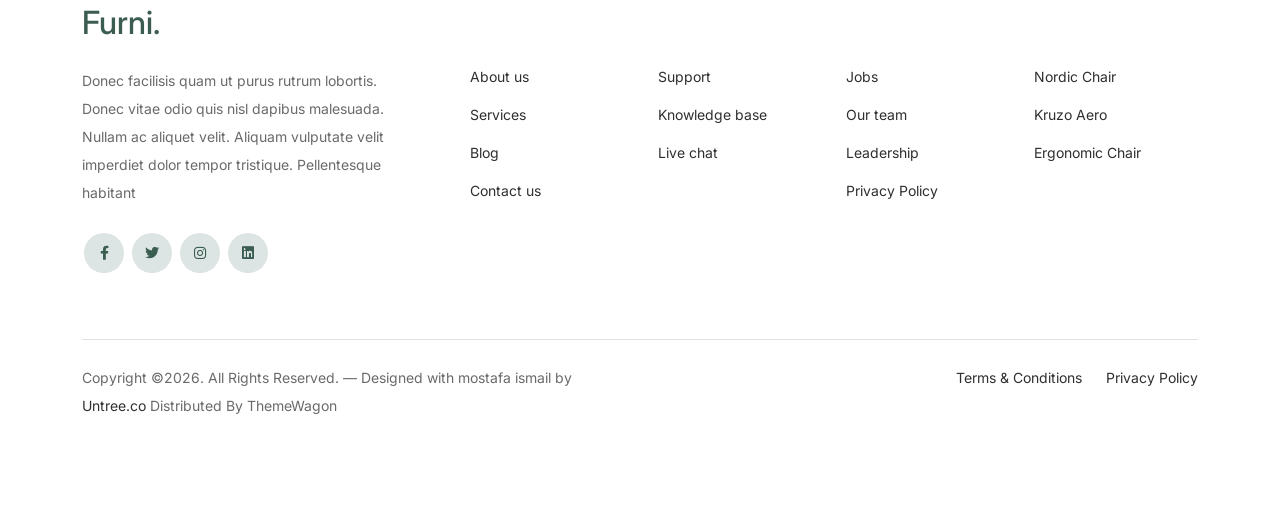
<file: contact.html>
<!doctype html>
<html lang="en">
<head>
  <meta charset="utf-8">
  <meta name="viewport" content="width=device-width, initial-scale=1, shrink-to-fit=no">
  <meta name="author" content="Untree.co">
  <link rel="shortcut icon" href="favicon.png">

  <meta name="description" content="" />
  <meta name="keywords" content="bootstrap, bootstrap4" />

		<!-- Bootstrap CSS -->
		<link href="bootstrab/bootstrap.min.css" rel="stylesheet">
		<link href="https://cdnjs.cloudflare.com/ajax/libs/font-awesome/6.0.0-beta3/css/all.min.css" rel="stylesheet">
	
		<link href="CSS/style.css" rel="stylesheet">
		<title>Furni  </title>
	</head>

	<body>

		<!-- Start Header/Navigation -->
		<nav class="custom-navbar navbar navbar navbar-expand-md navbar-dark bg-dark" arial-label="Furni navigation bar">

			<div class="container">
				<a class="navbar-brand" href="index.html">Furni<span>.</span></a>

				<button class="navbar-toggler" type="button" data-bs-toggle="collapse" data-bs-target="#navbarsFurni" aria-controls="navbarsFurni" aria-expanded="false" aria-label="Toggle navigation">
					<span class="navbar-toggler-icon"></span>
				</button>

				<div class="collapse navbar-collapse" id="navbarsFurni">
					<ul class="custom-navbar-nav navbar-nav ms-auto mb-2 mb-md-0">
						<li class="nav-item">
							<a class="nav-link" href="index.html">Home</a>
						</li>
						<li><a class="nav-link" href="shop.html">Shop</a></li>
						<li><a class="nav-link" href="about.html">About us</a></li>
						<li><a class="nav-link" href="services.html">Services</a></li>
						<li><a class="nav-link" href="blog.html">Blog</a></li>
						<li class="active"><a class="nav-link" href="contact.html">Contact us</a></li>
					</ul>

					<ul class="custom-navbar-cta navbar-nav mb-2 mb-md-0 ms-5">
						<li><a class="nav-link" href="#"><img src="images/user.svg"></a></li>
						<li><a class="nav-link" href="cart.html"><img src="images/cart.svg"></a></li>
					</ul>
				</div>
			</div>
				
		</nav>
		<!-- End Header/Navigation -->

		<!-- Start Hero Section -->
			<div class="hero">
				<div class="container">
					<div class="row justify-content-between">
						<div class="col-lg-5">
							<div class="intro-excerpt">
								<h1>Contact</h1>
								<p class="mb-4">Donec vitae odio quis nisl dapibus malesuada. Nullam ac aliquet velit. Aliquam vulputate velit imperdiet dolor tempor tristique.</p>
								<p><a href="" class="btn btn-secondary me-2">Shop Now</a><a href="#" class="btn btn-white-outline">Explore</a></p>
							</div>
						</div>
						<div class="col-lg-7">
							<div class="hero-img-wrap">
								<img src="images/couch.png" class="img-fluid">
							</div>
						</div>
					</div>
				</div>
			</div>
		<!-- End Hero Section -->

		
		<!-- Start Contact Form -->
		<div class="untree_co-section">
      <div class="container">

        <div class="block">
          <div class="row justify-content-center">


            <div class="col-md-8 col-lg-8 pb-4">


              <div class="row mb-5">
                <div class="col-lg-4">
                  <div  class="service no-shadow align-items-center link horizontal d-flex active" data-aos="fade-left" data-aos-delay="0">
                    <div class="service-icon color-1 mb-4">
                      <svg xmlns="http://www.w3.org/2000/svg" width="16" height="16" fill="currentColor" class="bi bi-geo-alt-fill" viewBox="0 0 16 16">
                        <path d="M8 16s6-5.686 6-10A6 6 0 0 0 2 6c0 4.314 6 10 6 10zm0-7a3 3 0 1 1 0-6 3 3 0 0 1 0 6z"/>
                      </svg>
                    </div> <!-- /.icon -->
                    <div class="service-contents">
                      <p>43 Raymouth Rd. Baltemoer, London 3910</p>
                    </div> <!-- /.service-contents-->
                  </div> <!-- /.service -->
                </div>

                <div class="col-lg-4">
                  <div  class="service no-shadow align-items-center link horizontal d-flex active" data-aos="fade-left" data-aos-delay="0">
                    <div class="service-icon color-1 mb-4">
                      <svg xmlns="http://www.w3.org/2000/svg" width="16" height="16" fill="currentColor" class="bi bi-envelope-fill" viewBox="0 0 16 16">
                        <path d="M.05 3.555A2 2 0 0 1 2 2h12a2 2 0 0 1 1.95 1.555L8 8.414.05 3.555zM0 4.697v7.104l5.803-3.558L0 4.697zM6.761 8.83l-6.57 4.027A2 2 0 0 0 2 14h12a2 2 0 0 0 1.808-1.144l-6.57-4.027L8 9.586l-1.239-.757zm3.436-.586L16 11.801V4.697l-5.803 3.546z"/>
                      </svg>
                    </div> <!-- /.icon -->
                    <div class="service-contents">
                      <p>info@yourdomain.com</p>
                    </div> <!-- /.service-contents-->
                  </div> <!-- /.service -->
                </div>

                <div class="col-lg-4">
                  <div  class="service no-shadow align-items-center link horizontal d-flex active" data-aos="fade-left" data-aos-delay="0">
                    <div class="service-icon color-1 mb-4">
                      <svg xmlns="http://www.w3.org/2000/svg" width="16" height="16" fill="currentColor" class="bi bi-telephone-fill" viewBox="0 0 16 16">
                        <path fill-rule="evenodd" d="M1.885.511a1.745 1.745 0 0 1 2.61.163L6.29 2.98c.329.423.445.974.315 1.494l-.547 2.19a.678.678 0 0 0 .178.643l2.457 2.457a.678.678 0 0 0 .644.178l2.189-.547a1.745 1.745 0 0 1 1.494.315l2.306 1.794c.829.645.905 1.87.163 2.611l-1.034 1.034c-.74.74-1.846 1.065-2.877.702a18.634 18.634 0 0 1-7.01-4.42 18.634 18.634 0 0 1-4.42-7.009c-.362-1.03-.037-2.137.703-2.877L1.885.511z"/>
                      </svg>
                    </div> <!-- /.icon -->
                    <div class="service-contents">
                      <p>+1 294 3925 3939</p>
                    </div> <!-- /.service-contents-->
                  </div> <!-- /.service -->
                </div>
              </div>

              <form>
                <div class="row">
                  <div class="col-6">
                    <div class="form-group">
                      <label class="text-black" for="fname">First name</label>
                      <input type="text" class="form-control" id="fname">
                    </div>
                  </div>
                  <div class="col-6">
                    <div class="form-group">
                      <label class="text-black" for="lname">Last name</label>
                      <input type="text" class="form-control" id="lname">
                    </div>
                  </div>
                </div>
                <div class="form-group">
                  <label class="text-black" for="email">Email address</label>
                  <input type="email" class="form-control" id="email">
                </div>

                <div class="form-group mb-5">
                  <label class="text-black" for="message">Message</label>
                  <textarea name="" class="form-control" id="message" cols="30" rows="5"></textarea>
                </div>

                <button type="submit" class="btn btn-primary-hover-outline">Send Message</button>
              </form>

            </div>

          </div>

        </div>

      </div>


    </div>
  </div>

  <!-- End Contact Form -->

		

		<!-- Start Footer Section -->
		<footer class="footer-section">
			<div class="container relative">

				<div class="sofa-img">
					<img src="images/sofa.png" alt="Image" class="img-fluid">
				</div>

				<div class="row">
					<div class="col-lg-8">
						<div class="subscription-form">
							<h3 class="d-flex align-items-center"><span class="me-1"><img src="images/envelope-outline.svg" alt="Image" class="img-fluid"></span><span>Subscribe to Newsletter</span></h3>

							<form action="#" class="row g-3">
								<div class="col-auto">
									<input type="text" class="form-control" placeholder="Enter your name">
								</div>
								<div class="col-auto">
									<input type="email" class="form-control" placeholder="Enter your email">
								</div>
								<div class="col-auto">
									<button class="btn btn-primary">
										<span class="fa fa-paper-plane"></span>
									</button>
								</div>
							</form>

						</div>
					</div>
				</div>

				<div class="row g-5 mb-5">
					<div class="col-lg-4">
						<div class="mb-4 footer-logo-wrap"><a href="#" class="footer-logo">Furni<span>.</span></a></div>
						<p class="mb-4">Donec facilisis quam ut purus rutrum lobortis. Donec vitae odio quis nisl dapibus malesuada. Nullam ac aliquet velit. Aliquam vulputate velit imperdiet dolor tempor tristique. Pellentesque habitant</p>

						<ul class="list-unstyled custom-social">
							<li><a href="#"><span class="fa fa-brands fa-facebook-f"></span></a></li>
							<li><a href="#"><span class="fa fa-brands fa-twitter"></span></a></li>
							<li><a href="#"><span class="fa fa-brands fa-instagram"></span></a></li>
							<li><a href="#"><span class="fa fa-brands fa-linkedin"></span></a></li>
						</ul>
					</div>

					<div class="col-lg-8">
						<div class="row links-wrap">
							<div class="col-6 col-sm-6 col-md-3">
								<ul class="list-unstyled">
									<li><a href="#">About us</a></li>
									<li><a href="#">Services</a></li>
									<li><a href="#">Blog</a></li>
									<li><a href="#">Contact us</a></li>
								</ul>
							</div>

							<div class="col-6 col-sm-6 col-md-3">
								<ul class="list-unstyled">
									<li><a href="#">Support</a></li>
									<li><a href="#">Knowledge base</a></li>
									<li><a href="#">Live chat</a></li>
								</ul>
							</div>

							<div class="col-6 col-sm-6 col-md-3">
								<ul class="list-unstyled">
									<li><a href="#">Jobs</a></li>
									<li><a href="#">Our team</a></li>
									<li><a href="#">Leadership</a></li>
									<li><a href="#">Privacy Policy</a></li>
								</ul>
							</div>

							<div class="col-6 col-sm-6 col-md-3">
								<ul class="list-unstyled">
									<li><a href="#">Nordic Chair</a></li>
									<li><a href="#">Kruzo Aero</a></li>
									<li><a href="#">Ergonomic Chair</a></li>
								</ul>
							</div>
						</div>
					</div>

				</div>

				<div class="border-top copyright">
					<div class="row pt-4">
						<div class="col-lg-6">
							<p class="mb-2 text-center text-lg-start">Copyright &copy;<script>document.write(new Date().getFullYear());</script>. All Rights Reserved. &mdash; Designed with mostafa ismail by <a href="https://untree.co">Untree.co</a> Distributed By <a hreff="https://themewagon.com">ThemeWagon</a>  <!-- License information: https://untree.co/license/ -->
            </p>
						</div>

						<div class="col-lg-6 text-center text-lg-end">
							<ul class="list-unstyled d-inline-flex ms-auto">
								<li class="me-4"><a href="#">Terms &amp; Conditions</a></li>
								<li><a href="#">Privacy Policy</a></li>
							</ul>
						</div>

					</div>
				</div>

			</div>
		</footer>
		<!-- End Footer Section -->	


		<script src="bootstrab/bootstrap.bundle.js"></script>
	
	</body>

</html>
</file>
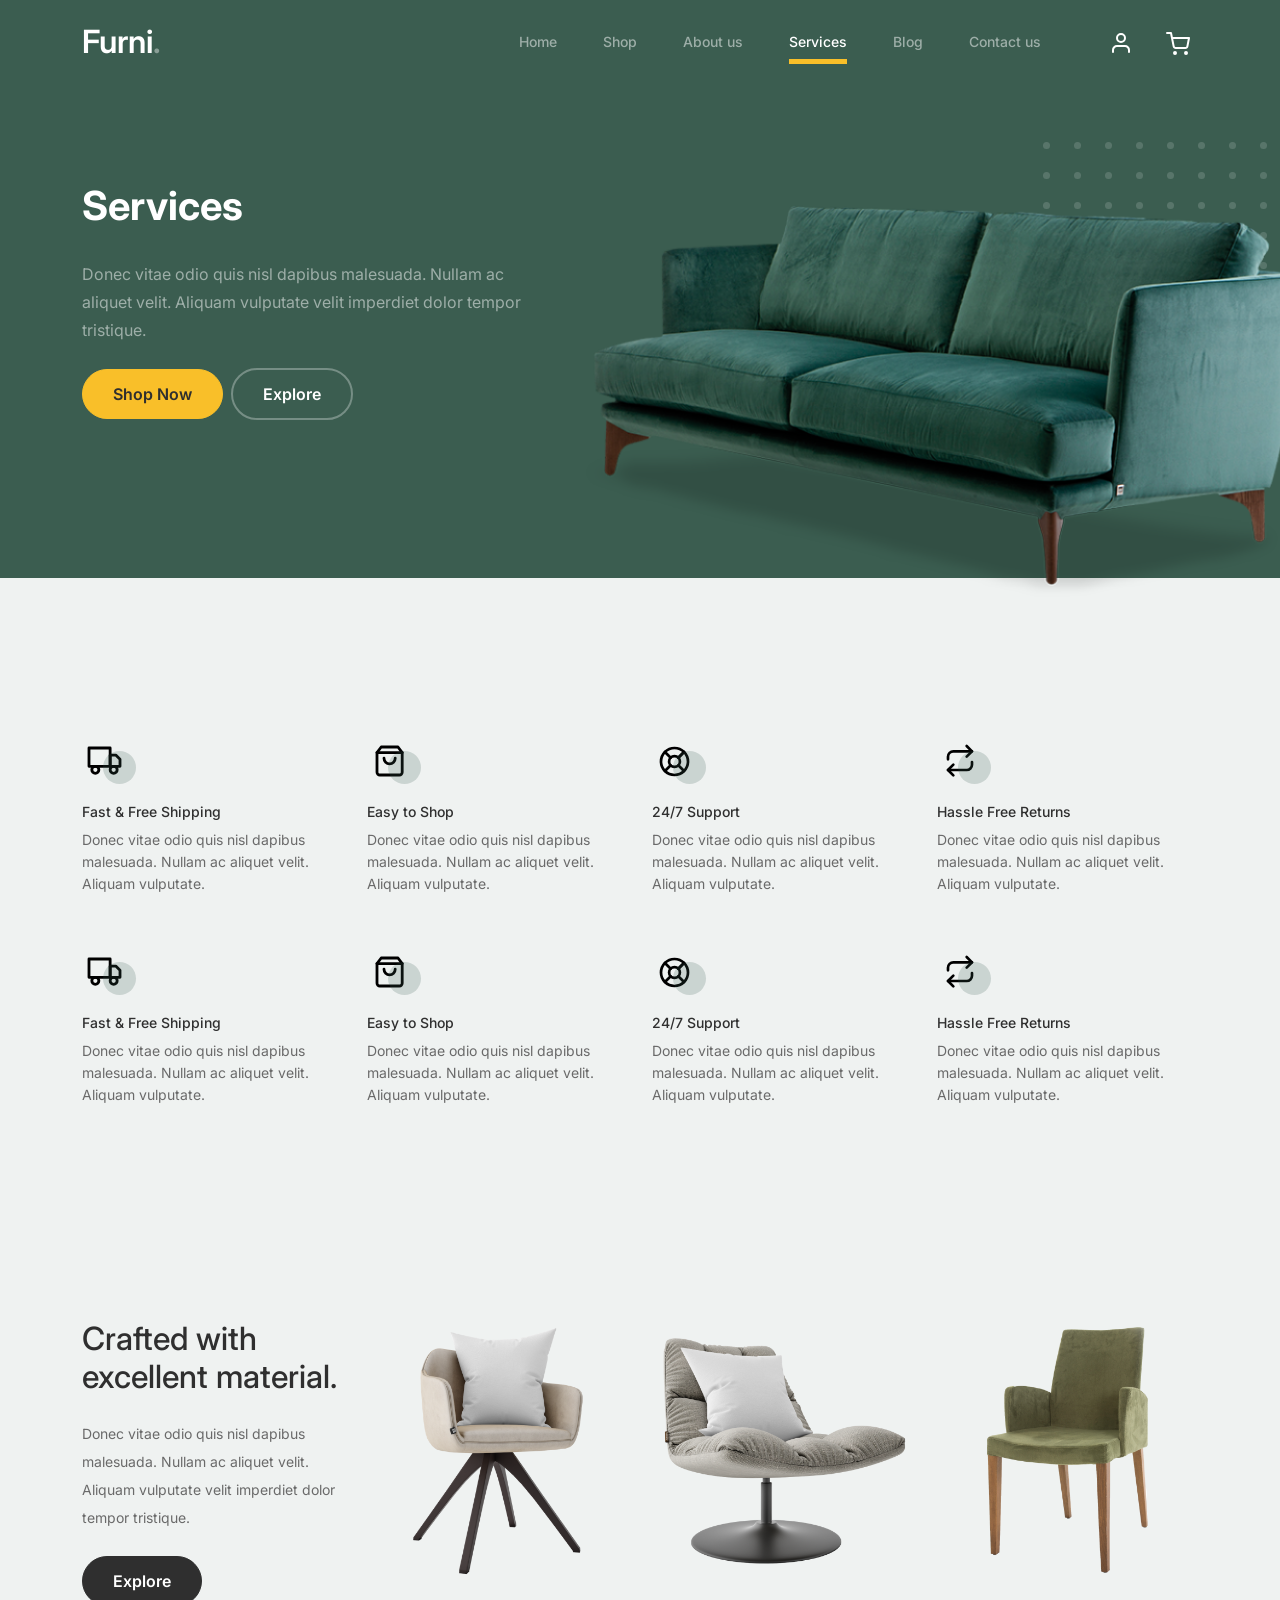
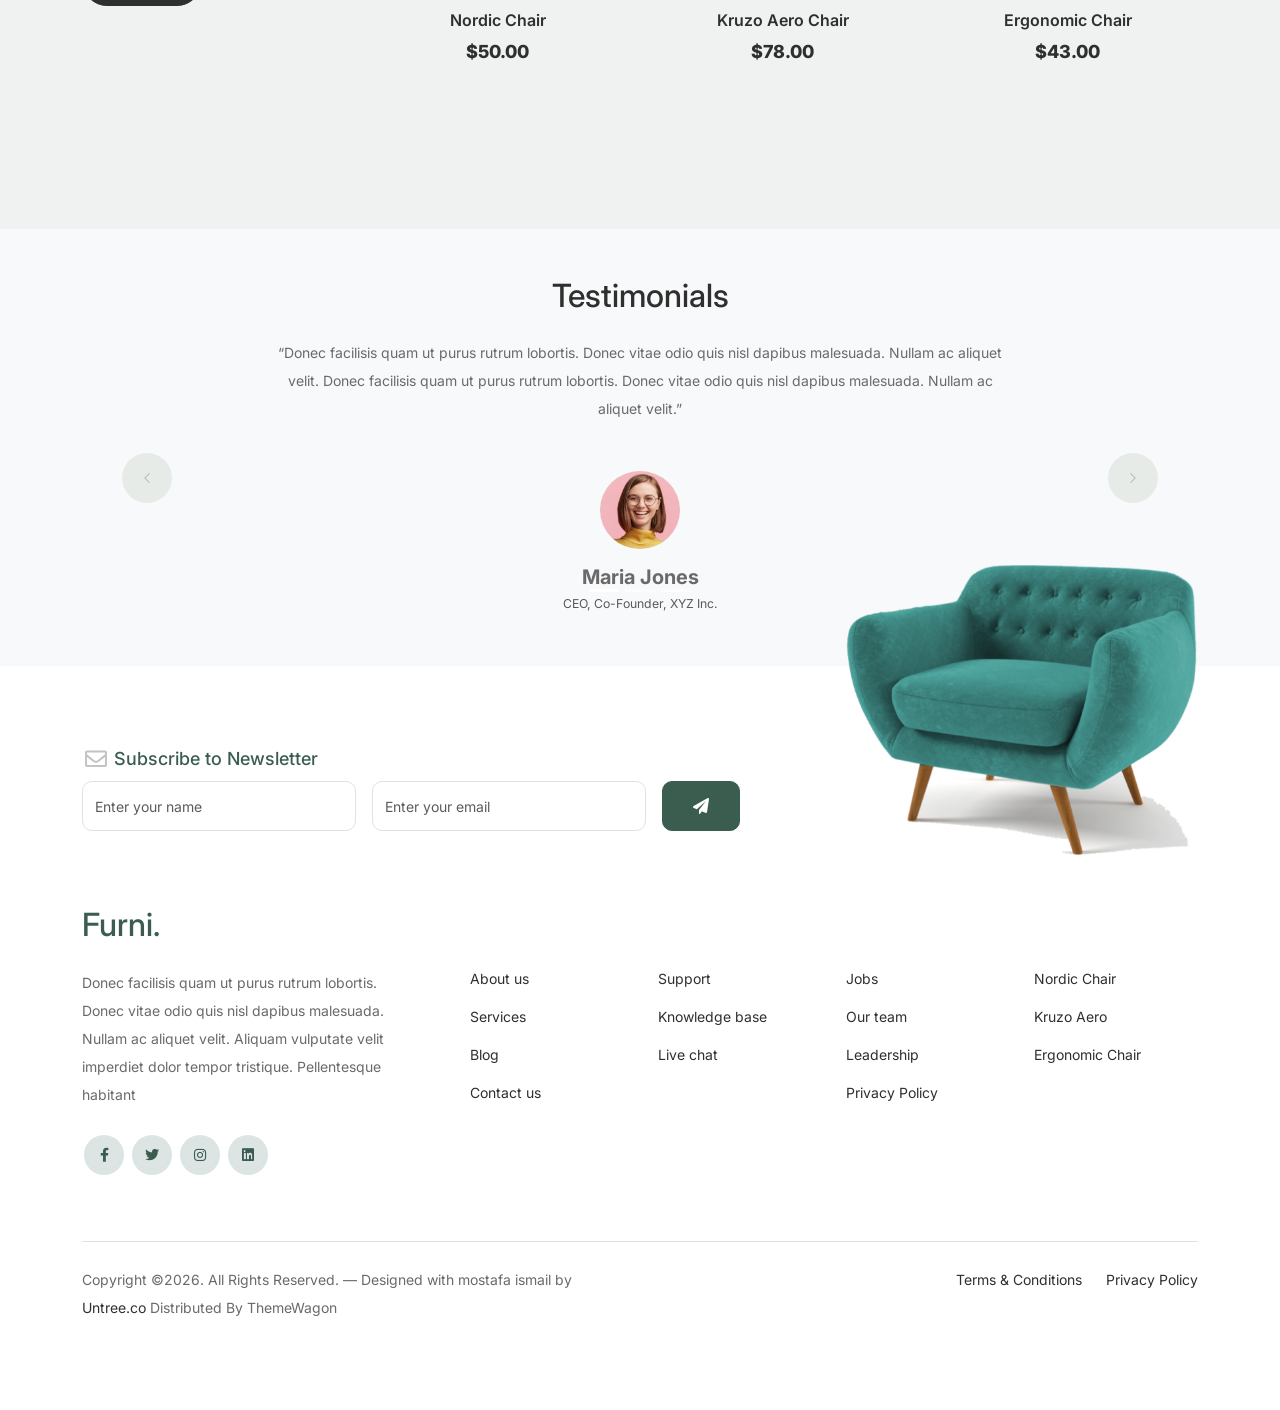
<file: services.html>
<!doctype html>
<html lang="en">
<head>
  <meta charset="utf-8">
  <meta name="viewport" content="width=device-width, initial-scale=1, shrink-to-fit=no">
  <meta name="author" content="Untree.co">
  <link rel="shortcut icon" href="favicon.png">

  <meta name="description" content="" />
  <meta name="keywords" content="bootstrap, bootstrap4" />

		<!-- Bootstrap CSS -->
		<link href="bootstrab/bootstrap.min.css" rel="stylesheet">
		<link href="https://cdnjs.cloudflare.com/ajax/libs/font-awesome/6.0.0-beta3/css/all.min.css" rel="stylesheet">
		
		<link href="CSS/style.css" rel="stylesheet">
		<title>Furni </title>
	</head>

	<body>

		<!-- Start Header/Navigation -->
		<nav class="custom-navbar navbar navbar navbar-expand-md navbar-dark bg-dark" arial-label="Furni navigation bar">

			<div class="container">
				<a class="navbar-brand" href="index.html">Furni<span>.</span></a>

				<button class="navbar-toggler" type="button" data-bs-toggle="collapse" data-bs-target="#navbarsFurni" aria-controls="navbarsFurni" aria-expanded="false" aria-label="Toggle navigation">
					<span class="navbar-toggler-icon"></span>
				</button>

				<div class="collapse navbar-collapse" id="navbarsFurni">
					<ul class="custom-navbar-nav navbar-nav ms-auto mb-2 mb-md-0">
						<li class="nav-item">
							<a class="nav-link" href="index.html">Home</a>
						</li>
						<li><a class="nav-link" href="shop.html">Shop</a></li>
						<li><a class="nav-link" href="about.html">About us</a></li>
						<li class="active"><a class="nav-link" href="services.html">Services</a></li>
						<li><a class="nav-link" href="blog.html">Blog</a></li>
						<li><a class="nav-link" href="contact.html">Contact us</a></li>
					</ul>

					<ul class="custom-navbar-cta navbar-nav mb-2 mb-md-0 ms-5">
						<li><a class="nav-link" href="#"><img src="images/user.svg"></a></li>
						<li><a class="nav-link" href="cart.html"><img src="images/cart.svg"></a></li>
					</ul>
				</div>
			</div>
				
		</nav>
		<!-- End Header/Navigation -->

		<!-- Start Hero Section -->
			<div class="hero">
				<div class="container">
					<div class="row justify-content-between">
						<div class="col-lg-5">
							<div class="intro-excerpt">
								<h1>Services</h1>
								<p class="mb-4">Donec vitae odio quis nisl dapibus malesuada. Nullam ac aliquet velit. Aliquam vulputate velit imperdiet dolor tempor tristique.</p>
								<p><a href="" class="btn btn-secondary me-2">Shop Now</a><a href="#" class="btn btn-white-outline">Explore</a></p>
							</div>
						</div>
						<div class="col-lg-7">
							<div class="hero-img-wrap">
								<img src="images/couch.png" class="img-fluid">
							</div>
						</div>
					</div>
				</div>
			</div>
		<!-- End Hero Section -->

		

		<!-- Start Why Choose Us Section -->
		<div class="why-choose-section">
			<div class="container">
				
				
				<div class="row my-5">
					<div class="col-6 col-md-6 col-lg-3 mb-4">
						<div class="feature">
							<div class="icon">
								<img src="images/truck.svg" alt="Image" class="imf-fluid">
							</div>
							<h3>Fast &amp; Free Shipping</h3>
							<p>Donec vitae odio quis nisl dapibus malesuada. Nullam ac aliquet velit. Aliquam vulputate.</p>
						</div>
					</div>

					<div class="col-6 col-md-6 col-lg-3 mb-4">
						<div class="feature">
							<div class="icon">
								<img src="images/bag.svg" alt="Image" class="imf-fluid">
							</div>
							<h3>Easy to Shop</h3>
							<p>Donec vitae odio quis nisl dapibus malesuada. Nullam ac aliquet velit. Aliquam vulputate.</p>
						</div>
					</div>

					<div class="col-6 col-md-6 col-lg-3 mb-4">
						<div class="feature">
							<div class="icon">
								<img src="images/support.svg" alt="Image" class="imf-fluid">
							</div>
							<h3>24/7 Support</h3>
							<p>Donec vitae odio quis nisl dapibus malesuada. Nullam ac aliquet velit. Aliquam vulputate.</p>
						</div>
					</div>

					<div class="col-6 col-md-6 col-lg-3 mb-4">
						<div class="feature">
							<div class="icon">
								<img src="images/return.svg" alt="Image" class="imf-fluid">
							</div>
							<h3>Hassle Free Returns</h3>
							<p>Donec vitae odio quis nisl dapibus malesuada. Nullam ac aliquet velit. Aliquam vulputate.</p>
						</div>
					</div>

					<div class="col-6 col-md-6 col-lg-3 mb-4">
						<div class="feature">
							<div class="icon">
								<img src="images/truck.svg" alt="Image" class="imf-fluid">
							</div>
							<h3>Fast &amp; Free Shipping</h3>
							<p>Donec vitae odio quis nisl dapibus malesuada. Nullam ac aliquet velit. Aliquam vulputate.</p>
						</div>
					</div>

					<div class="col-6 col-md-6 col-lg-3 mb-4">
						<div class="feature">
							<div class="icon">
								<img src="images/bag.svg" alt="Image" class="imf-fluid">
							</div>
							<h3>Easy to Shop</h3>
							<p>Donec vitae odio quis nisl dapibus malesuada. Nullam ac aliquet velit. Aliquam vulputate.</p>
						</div>
					</div>

					<div class="col-6 col-md-6 col-lg-3 mb-4">
						<div class="feature">
							<div class="icon">
								<img src="images/support.svg" alt="Image" class="imf-fluid">
							</div>
							<h3>24/7 Support</h3>
							<p>Donec vitae odio quis nisl dapibus malesuada. Nullam ac aliquet velit. Aliquam vulputate.</p>
						</div>
					</div>

					<div class="col-6 col-md-6 col-lg-3 mb-4">
						<div class="feature">
							<div class="icon">
								<img src="images/return.svg" alt="Image" class="imf-fluid">
							</div>
							<h3>Hassle Free Returns</h3>
							<p>Donec vitae odio quis nisl dapibus malesuada. Nullam ac aliquet velit. Aliquam vulputate.</p>
						</div>
					</div>

				</div>
			
			</div>
		</div>
		<!-- End Why Choose Us Section -->

		<!-- Start Product Section -->
		<div class="product-section pt-0">
			<div class="container">
				<div class="row">

					<!-- Start Column 1 -->
					<div class="col-md-12 col-lg-3 mb-5 mb-lg-0">
						<h2 class="mb-4 section-title">Crafted with excellent material.</h2>
						<p class="mb-4">Donec vitae odio quis nisl dapibus malesuada. Nullam ac aliquet velit. Aliquam vulputate velit imperdiet dolor tempor tristique. </p>
						<p><a href="#" class="btn">Explore</a></p>
					</div> 
					<!-- End Column 1 -->

					<!-- Start Column 2 -->
					<div class="col-12 col-md-4 col-lg-3 mb-5 mb-md-0">
						<a class="product-item" href="#">
							<img src="images/product-1.png" class="img-fluid product-thumbnail">
							<h3 class="product-title">Nordic Chair</h3>
							<strong class="product-price">$50.00</strong>

							<span class="icon-cross">
								<img src="images/cross.svg" class="img-fluid">
							</span>
						</a>
					</div> 
					<!-- End Column 2 -->

					<!-- Start Column 3 -->
					<div class="col-12 col-md-4 col-lg-3 mb-5 mb-md-0">
						<a class="product-item" href="#">
							<img src="images/product-2.png" class="img-fluid product-thumbnail">
							<h3 class="product-title">Kruzo Aero Chair</h3>
							<strong class="product-price">$78.00</strong>

							<span class="icon-cross">
								<img src="images/cross.svg" class="img-fluid">
							</span>
						</a>
					</div>
					<!-- End Column 3 -->

					<!-- Start Column 4 -->
					<div class="col-12 col-md-4 col-lg-3 mb-5 mb-md-0">
						<a class="product-item" href="#">
							<img src="images/product-3.png" class="img-fluid product-thumbnail">
							<h3 class="product-title">Ergonomic Chair</h3>
							<strong class="product-price">$43.00</strong>

							<span class="icon-cross">
								<img src="images/cross.svg" class="img-fluid">
							</span>
						</a>
					</div>
					<!-- End Column 4 -->

				</div>
			</div>
		</div>
		<!-- End Product Section -->

		

		<!-- Start Testimonial Slider -->
		<div class="testimonial-section py-5 bg-light">
  <div class="container">

    <!-- Title -->
    <div class="row">
      <div class="col-lg-7 mx-auto text-center">
        <h2 class="section-title mb-4">Testimonials</h2>
      </div>
    </div>

    <!-- Carousel -->
    <div id="testimonialCarousel" class="carousel slide" data-bs-ride="carousel">

      <!-- Indicators (dots) -->
      <div class="carousel-indicators">
        <button type="button" data-bs-target="#testimonialCarousel" data-bs-slide-to="0" class="active"></button>
        <button type="button" data-bs-target="#testimonialCarousel" data-bs-slide-to="1"></button>
        <button type="button" data-bs-target="#testimonialCarousel" data-bs-slide-to="2"></button>
      </div>

      <!-- Carousel Items -->
      <div class="carousel-inner text-center">

        <!-- Item 1 -->
        <div class="carousel-item active">
          <div class="row justify-content-center">
            <div class="col-lg-8">

              <blockquote class="mb-5">
                <p>
                  “Donec facilisis quam ut purus rutrum lobortis. Donec vitae odio
                  quis nisl dapibus malesuada. Nullam ac aliquet velit.
				  Donec facilisis quam ut purus rutrum lobortis. Donec vitae odio
                  quis nisl dapibus malesuada. Nullam ac aliquet velit.”
                </p>
              </blockquote>

              <div class="author-info">
                <img src="images/person-1.png" class="rounded-circle mb-3" width="80" alt="Maria Jones">
                <h5 class="fw-bold mb-0">Maria Jones</h5>
                <small class="text-muted">CEO, Co-Founder, XYZ Inc.</small>
              </div>

            </div>
          </div>
        </div>

        <!-- Item 2 -->
        <div class="carousel-item">
          <div class="row justify-content-center">
            <div class="col-lg-8">

              <blockquote class="mb-5">
                <p>
                  “Aliquam vulputate velit imperdiet dolor tempor tristique.
                  Pellentesque habitant morbi tristique senectus.
				  Donec facilisis quam ut purus rutrum lobortis. Donec vitae odio
                  quis nisl dapibus malesuada. Nullam ac aliquet velit.”
                </p>
              </blockquote>

              <div class="author-info">
                <img src="images/person_2.jpg" class="rounded-circle mb-3" width="80" alt="John Smith">
                <h5 class="fw-bold mb-0">John Smith</h5>
                <small class="text-muted">Marketing Manager</small>
              </div>

            </div>
          </div>
        </div>

        <!-- Item 3 -->
        <div class="carousel-item">
          <div class="row justify-content-center">
            <div class="col-lg-8">

              <blockquote class="mb-5">
                <p>
                  “Integer convallis volutpat dui quis scelerisque. Nullam ac
                  aliquet velit.
				  Donec facilisis quam ut purus rutrum lobortis. Donec vitae odio
                  quis nisl dapibus malesuada. Nullam ac aliquet velit.”
                </p>
              </blockquote>

              <div class="author-info">
                <img src="images/person_3.jpg" class="rounded-circle mb-3" width="80" alt="Sarah Lee">
                <h5 class="fw-bold mb-0">Sarah Lee</h5>
                <small class="text-muted">Product Designer</small>
              </div>

            </div>
          </div>
        </div>

      </div>

      <!-- Controls -->
      <button class="carousel-control-prev" type="button"
        data-bs-target="#testimonialCarousel" data-bs-slide="prev">
  <span class="carousel-control-prev-icon"></span>
</button>

<button class="carousel-control-next" type="button"
        data-bs-target="#testimonialCarousel" data-bs-slide="next">
  <span class="carousel-control-next-icon"></span>
</button>
    </div>
  </div>
</div>
		<!-- End Testimonial Slider -->

		

		<!-- Start Footer Section -->
		<footer class="footer-section">
			<div class="container relative">

				<div class="sofa-img">
					<img src="images/sofa.png" alt="Image" class="img-fluid">
				</div>

				<div class="row">
					<div class="col-lg-8">
						<div class="subscription-form">
							<h3 class="d-flex align-items-center"><span class="me-1"><img src="images/envelope-outline.svg" alt="Image" class="img-fluid"></span><span>Subscribe to Newsletter</span></h3>

							<form action="#" class="row g-3">
								<div class="col-auto">
									<input type="text" class="form-control" placeholder="Enter your name">
								</div>
								<div class="col-auto">
									<input type="email" class="form-control" placeholder="Enter your email">
								</div>
								<div class="col-auto">
									<button class="btn btn-primary">
										<span class="fa fa-paper-plane"></span>
									</button>
								</div>
							</form>

						</div>
					</div>
				</div>

				<div class="row g-5 mb-5">
					<div class="col-lg-4">
						<div class="mb-4 footer-logo-wrap"><a href="#" class="footer-logo">Furni<span>.</span></a></div>
						<p class="mb-4">Donec facilisis quam ut purus rutrum lobortis. Donec vitae odio quis nisl dapibus malesuada. Nullam ac aliquet velit. Aliquam vulputate velit imperdiet dolor tempor tristique. Pellentesque habitant</p>

						<ul class="list-unstyled custom-social">
							<li><a href="#"><span class="fa fa-brands fa-facebook-f"></span></a></li>
							<li><a href="#"><span class="fa fa-brands fa-twitter"></span></a></li>
							<li><a href="#"><span class="fa fa-brands fa-instagram"></span></a></li>
							<li><a href="#"><span class="fa fa-brands fa-linkedin"></span></a></li>
						</ul>
					</div>

					<div class="col-lg-8">
						<div class="row links-wrap">
							<div class="col-6 col-sm-6 col-md-3">
								<ul class="list-unstyled">
									<li><a href="#">About us</a></li>
									<li><a href="#">Services</a></li>
									<li><a href="#">Blog</a></li>
									<li><a href="#">Contact us</a></li>
								</ul>
							</div>

							<div class="col-6 col-sm-6 col-md-3">
								<ul class="list-unstyled">
									<li><a href="#">Support</a></li>
									<li><a href="#">Knowledge base</a></li>
									<li><a href="#">Live chat</a></li>
								</ul>
							</div>

							<div class="col-6 col-sm-6 col-md-3">
								<ul class="list-unstyled">
									<li><a href="#">Jobs</a></li>
									<li><a href="#">Our team</a></li>
									<li><a href="#">Leadership</a></li>
									<li><a href="#">Privacy Policy</a></li>
								</ul>
							</div>

							<div class="col-6 col-sm-6 col-md-3">
								<ul class="list-unstyled">
									<li><a href="#">Nordic Chair</a></li>
									<li><a href="#">Kruzo Aero</a></li>
									<li><a href="#">Ergonomic Chair</a></li>
								</ul>
							</div>
						</div>
					</div>

				</div>

				<div class="border-top copyright">
					<div class="row pt-4">
						<div class="col-lg-6">
							<p class="mb-2 text-center text-lg-start">Copyright &copy;<script>document.write(new Date().getFullYear());</script>. All Rights Reserved. &mdash; Designed with mostafa ismail by <a href="https://untree.co">Untree.co</a> Distributed By <a hreff="https://themewagon.com">ThemeWagon</a> <!-- License information: https://untree.co/license/ -->
            </p>
						</div>

						<div class="col-lg-6 text-center text-lg-end">
							<ul class="list-unstyled d-inline-flex ms-auto">
								<li class="me-4"><a href="#">Terms &amp; Conditions</a></li>
								<li><a href="#">Privacy Policy</a></li>
							</ul>
						</div>

					</div>
				</div>

			</div>
		</footer>
		<!-- End Footer Section -->	


		<script src="bootstrab/bootstrap.bundle.js"></script>
		
	</body>

</html>
</file>
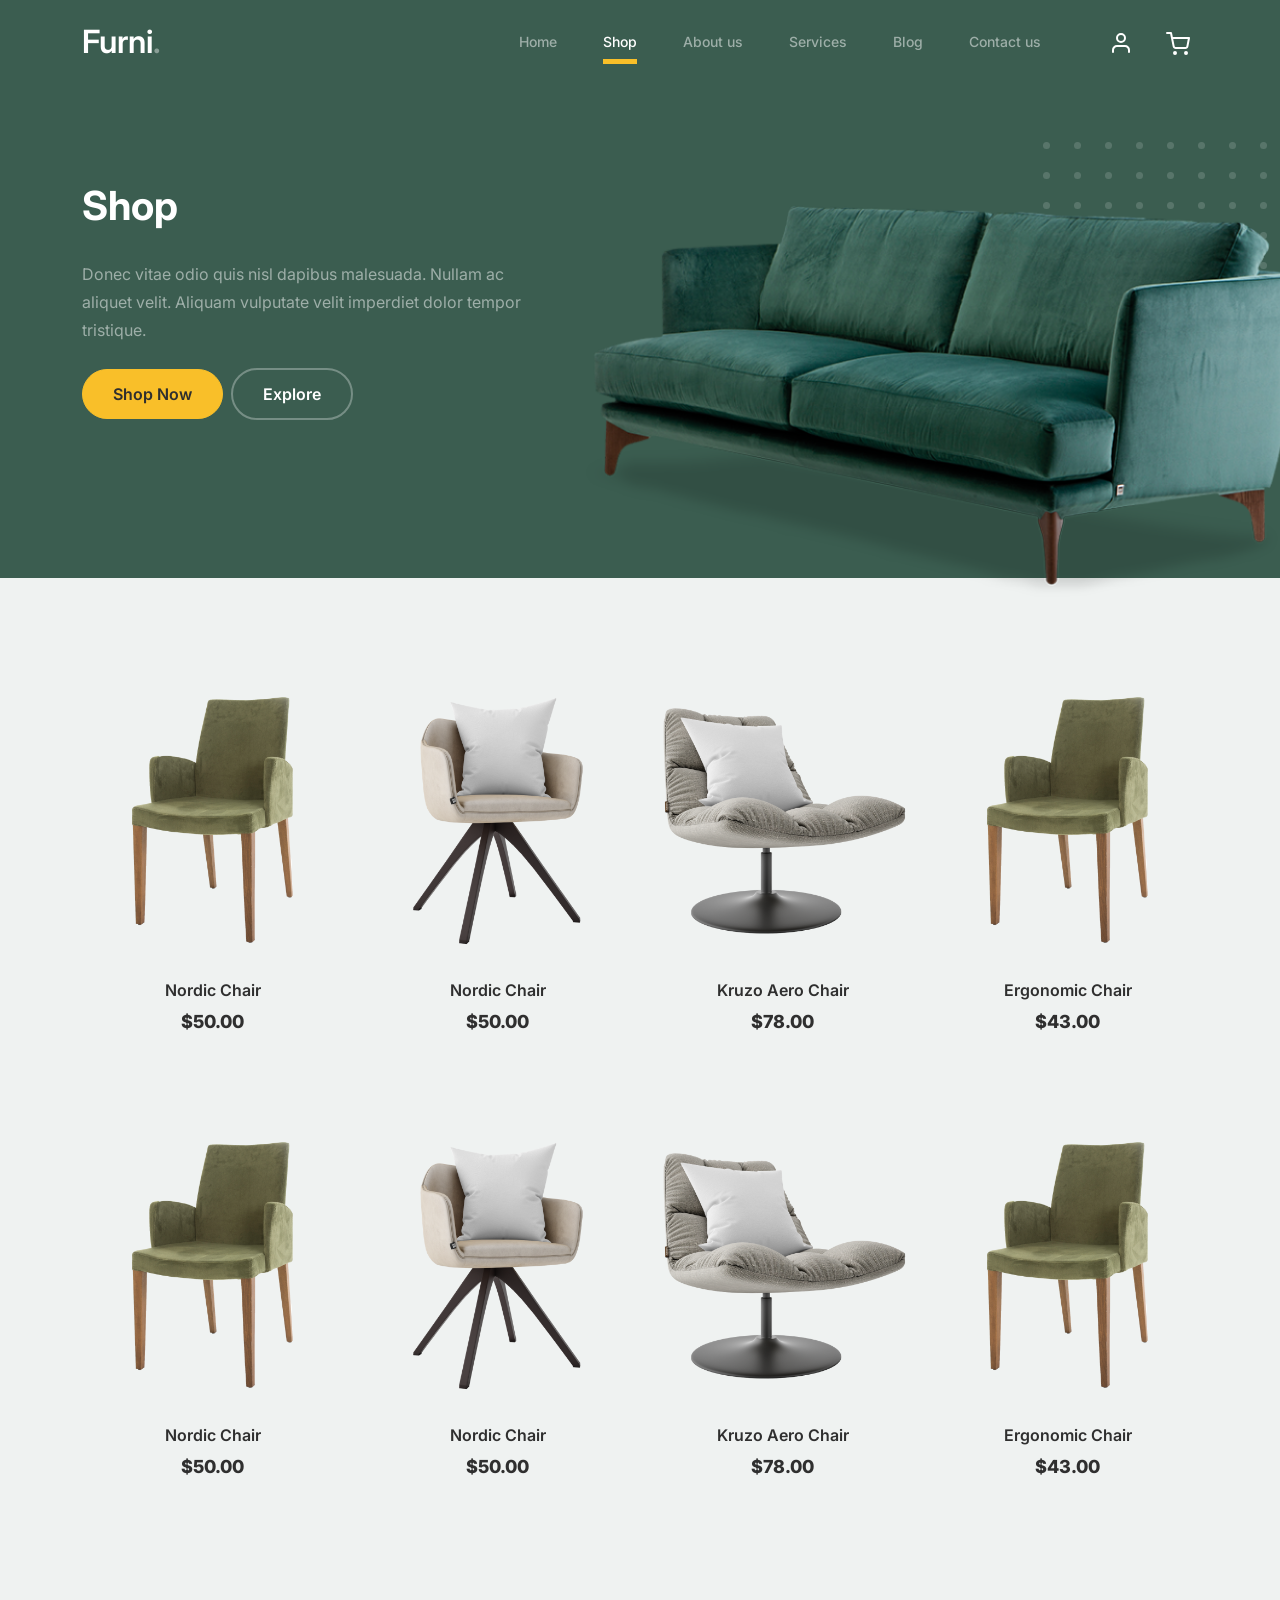
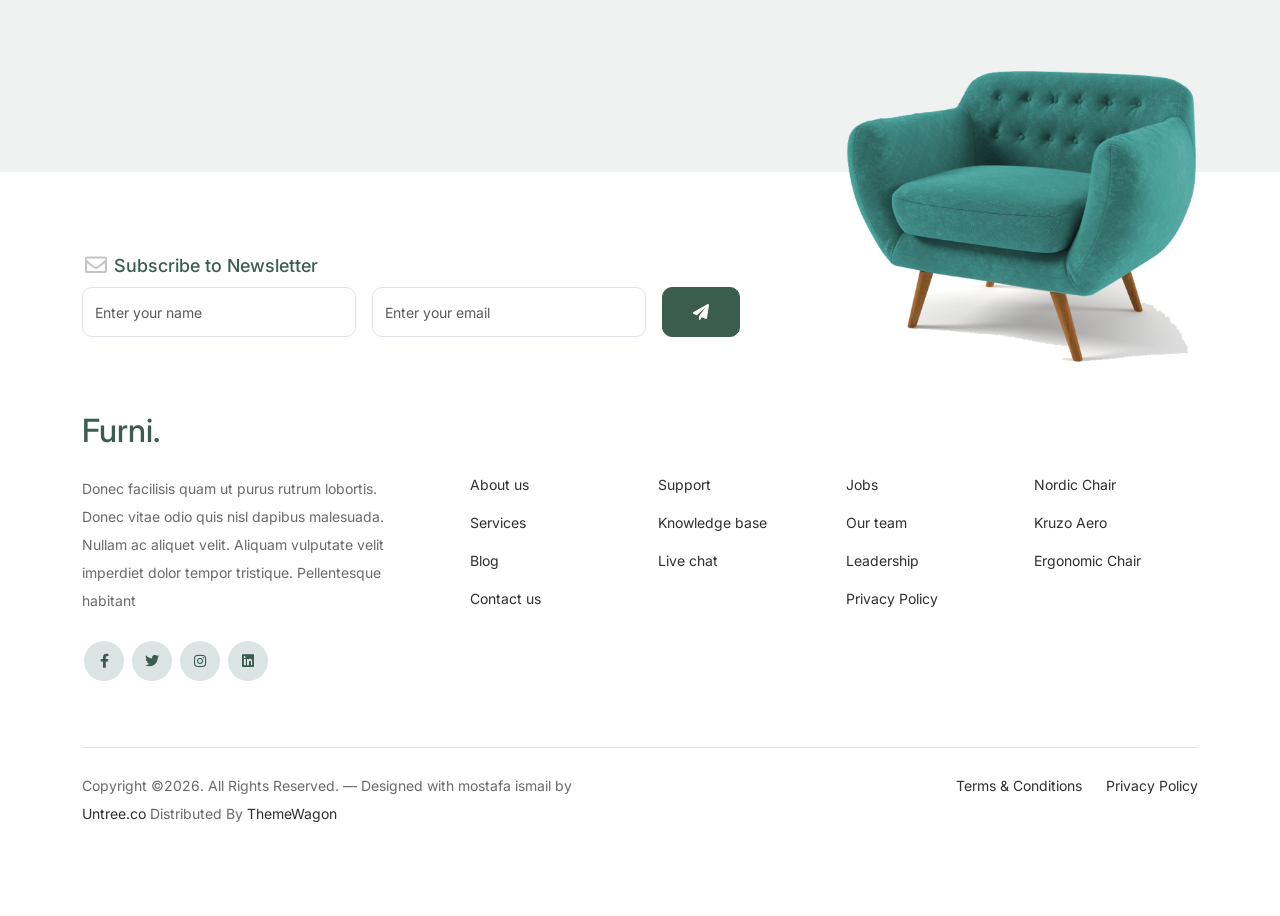
<file: shop.html>
<!doctype html>
<html lang="en">
<head>
  <meta charset="utf-8">
  <meta name="viewport" content="width=device-width, initial-scale=1, shrink-to-fit=no">
  <meta name="author" content="Untree.co">
  <link rel="shortcut icon" href="favicon.png">

  <meta name="description" content="" />
  <meta name="keywords" content="bootstrap, bootstrap4" />

		<!-- Bootstrap CSS -->
		<link href="bootstrab/bootstrap.min.css" rel="stylesheet">
		<link href="https://cdnjs.cloudflare.com/ajax/libs/font-awesome/6.0.0-beta3/css/all.min.css" rel="stylesheet">
	
		<link href="CSS/style.css" rel="stylesheet">
		<title>Furni </title>
	</head>

	<body>

		<!-- Start Header/Navigation -->
		<nav class="custom-navbar navbar navbar navbar-expand-md navbar-dark bg-dark" arial-label="Furni navigation bar">

			<div class="container">
				<a class="navbar-brand" href="index.html">Furni<span>.</span></a>

				<button class="navbar-toggler" type="button" data-bs-toggle="collapse" data-bs-target="#navbarsFurni" aria-controls="navbarsFurni" aria-expanded="false" aria-label="Toggle navigation">
					<span class="navbar-toggler-icon"></span>
				</button>

				<div class="collapse navbar-collapse" id="navbarsFurni">
					<ul class="custom-navbar-nav navbar-nav ms-auto mb-2 mb-md-0">
						<li class="nav-item ">
							<a class="nav-link" href="index.html">Home</a>
						</li>
						<li class="active"><a class="nav-link" href="shop.html">Shop</a></li>
						<li><a class="nav-link" href="about.html">About us</a></li>
						<li><a class="nav-link" href="services.html">Services</a></li>
						<li><a class="nav-link" href="blog.html">Blog</a></li>
						<li><a class="nav-link" href="contact.html">Contact us</a></li>
					</ul>

					<ul class="custom-navbar-cta navbar-nav mb-2 mb-md-0 ms-5">
						<li><a class="nav-link" href="#"><img src="images/user.svg"></a></li>
						<li><a class="nav-link" href="cart.html"><img src="images/cart.svg"></a></li>
					</ul>
				</div>
			</div>
				
		</nav>
		<!-- End Header/Navigation -->

		<!-- Start Hero Section -->
			<div class="hero">
				<div class="container">
					<div class="row justify-content-between">
						<div class="col-lg-5">
							<div class="intro-excerpt">
								<h1>Shop</h1>
								<p class="mb-4">Donec vitae odio quis nisl dapibus malesuada. Nullam ac aliquet velit. Aliquam vulputate velit imperdiet dolor tempor tristique.</p>
								<p><a href="" class="btn btn-secondary me-2">Shop Now</a><a href="#" class="btn btn-white-outline">Explore</a></p>
							</div>
						</div>
						<div class="col-lg-7">
							<div class="hero-img-wrap">
								<img src="images/couch.png" class="img-fluid">
							</div>
						</div>
					</div>
				</div>
			</div>
		<!-- End Hero Section -->

		

		<div class="untree_co-section product-section before-footer-section">
		    <div class="container">
		      	<div class="row">

		      		<!-- Start Column 1 -->
					<div class="col-12 col-md-4 col-lg-3 mb-5">
						<a class="product-item" href="#">
							<img src="images/product-3.png" class="img-fluid product-thumbnail">
							<h3 class="product-title">Nordic Chair</h3>
							<strong class="product-price">$50.00</strong>

							<span class="icon-cross">
								<img src="images/cross.svg" class="img-fluid">
							</span>
						</a>
					</div> 
					<!-- End Column 1 -->
						
					<!-- Start Column 2 -->
					<div class="col-12 col-md-4 col-lg-3 mb-5">
						<a class="product-item" href="#">
							<img src="images/product-1.png" class="img-fluid product-thumbnail">
							<h3 class="product-title">Nordic Chair</h3>
							<strong class="product-price">$50.00</strong>

							<span class="icon-cross">
								<img src="images/cross.svg" class="img-fluid">
							</span>
						</a>
					</div> 
					<!-- End Column 2 -->

					<!-- Start Column 3 -->
					<div class="col-12 col-md-4 col-lg-3 mb-5">
						<a class="product-item" href="#">
							<img src="images/product-2.png" class="img-fluid product-thumbnail">
							<h3 class="product-title">Kruzo Aero Chair</h3>
							<strong class="product-price">$78.00</strong>

							<span class="icon-cross">
								<img src="images/cross.svg" class="img-fluid">
							</span>
						</a>
					</div>
					<!-- End Column 3 -->

					<!-- Start Column 4 -->
					<div class="col-12 col-md-4 col-lg-3 mb-5">
						<a class="product-item" href="#">
							<img src="images/product-3.png" class="img-fluid product-thumbnail">
							<h3 class="product-title">Ergonomic Chair</h3>
							<strong class="product-price">$43.00</strong>

							<span class="icon-cross">
								<img src="images/cross.svg" class="img-fluid">
							</span>
						</a>
					</div>
					<!-- End Column 4 -->


					<!-- Start Column 1 -->
					<div class="col-12 col-md-4 col-lg-3 mb-5">
						<a class="product-item" href="#">
							<img src="images/product-3.png" class="img-fluid product-thumbnail">
							<h3 class="product-title">Nordic Chair</h3>
							<strong class="product-price">$50.00</strong>

							<span class="icon-cross">
								<img src="images/cross.svg" class="img-fluid">
							</span>
						</a>
					</div> 
					<!-- End Column 1 -->
						
					<!-- Start Column 2 -->
					<div class="col-12 col-md-4 col-lg-3 mb-5">
						<a class="product-item" href="#">
							<img src="images/product-1.png" class="img-fluid product-thumbnail">
							<h3 class="product-title">Nordic Chair</h3>
							<strong class="product-price">$50.00</strong>

							<span class="icon-cross">
								<img src="images/cross.svg" class="img-fluid">
							</span>
						</a>
					</div> 
					<!-- End Column 2 -->

					<!-- Start Column 3 -->
					<div class="col-12 col-md-4 col-lg-3 mb-5">
						<a class="product-item" href="#">
							<img src="images/product-2.png" class="img-fluid product-thumbnail">
							<h3 class="product-title">Kruzo Aero Chair</h3>
							<strong class="product-price">$78.00</strong>

							<span class="icon-cross">
								<img src="images/cross.svg" class="img-fluid">
							</span>
						</a>
					</div>
					<!-- End Column 3 -->

					<!-- Start Column 4 -->
					<div class="col-12 col-md-4 col-lg-3 mb-5">
						<a class="product-item" href="#">
							<img src="images/product-3.png" class="img-fluid product-thumbnail">
							<h3 class="product-title">Ergonomic Chair</h3>
							<strong class="product-price">$43.00</strong>

							<span class="icon-cross">
								<img src="images/cross.svg" class="img-fluid">
							</span>
						</a>
					</div>
					<!-- End Column 4 -->

		      	</div>
		    </div>
		</div>


		<!-- Start Footer Section -->
		<footer class="footer-section">
			<div class="container relative">

				<div class="sofa-img">
					<img src="images/sofa.png" alt="Image" class="img-fluid">
				</div>

				<div class="row">
					<div class="col-lg-8">
						<div class="subscription-form">
							<h3 class="d-flex align-items-center"><span class="me-1"><img src="images/envelope-outline.svg" alt="Image" class="img-fluid"></span><span>Subscribe to Newsletter</span></h3>

							<form action="#" class="row g-3">
								<div class="col-auto">
									<input type="text" class="form-control" placeholder="Enter your name">
								</div>
								<div class="col-auto">
									<input type="email" class="form-control" placeholder="Enter your email">
								</div>
								<div class="col-auto">
									<button class="btn btn-primary">
										<span class="fa fa-paper-plane"></span>
									</button>
								</div>
							</form>

						</div>
					</div>
				</div>

				<div class="row g-5 mb-5">
					<div class="col-lg-4">
						<div class="mb-4 footer-logo-wrap"><a href="#" class="footer-logo">Furni<span>.</span></a></div>
						<p class="mb-4">Donec facilisis quam ut purus rutrum lobortis. Donec vitae odio quis nisl dapibus malesuada. Nullam ac aliquet velit. Aliquam vulputate velit imperdiet dolor tempor tristique. Pellentesque habitant</p>

						<ul class="list-unstyled custom-social">
							<li><a href="#"><span class="fa fa-brands fa-facebook-f"></span></a></li>
							<li><a href="#"><span class="fa fa-brands fa-twitter"></span></a></li>
							<li><a href="#"><span class="fa fa-brands fa-instagram"></span></a></li>
							<li><a href="#"><span class="fa fa-brands fa-linkedin"></span></a></li>
						</ul>
					</div>

					<div class="col-lg-8">
						<div class="row links-wrap">
							<div class="col-6 col-sm-6 col-md-3">
								<ul class="list-unstyled">
									<li><a href="#">About us</a></li>
									<li><a href="#">Services</a></li>
									<li><a href="#">Blog</a></li>
									<li><a href="#">Contact us</a></li>
								</ul>
							</div>

							<div class="col-6 col-sm-6 col-md-3">
								<ul class="list-unstyled">
									<li><a href="#">Support</a></li>
									<li><a href="#">Knowledge base</a></li>
									<li><a href="#">Live chat</a></li>
								</ul>
							</div>

							<div class="col-6 col-sm-6 col-md-3">
								<ul class="list-unstyled">
									<li><a href="#">Jobs</a></li>
									<li><a href="#">Our team</a></li>
									<li><a href="#">Leadership</a></li>
									<li><a href="#">Privacy Policy</a></li>
								</ul>
							</div>

							<div class="col-6 col-sm-6 col-md-3">
								<ul class="list-unstyled">
									<li><a href="#">Nordic Chair</a></li>
									<li><a href="#">Kruzo Aero</a></li>
									<li><a href="#">Ergonomic Chair</a></li>
								</ul>
							</div>
						</div>
					</div>

				</div>

				<div class="border-top copyright">
					<div class="row pt-4">
						<div class="col-lg-6">
							<p class="mb-2 text-center text-lg-start">Copyright &copy;<script>document.write(new Date().getFullYear());</script>. All Rights Reserved. &mdash; Designed with mostafa ismail by <a href="https://untree.co">Untree.co</a>  Distributed By <a href="https://themewagon.com">ThemeWagon</a> <!-- License information: https://untree.co/license/ -->
            </p>
						</div>

						<div class="col-lg-6 text-center text-lg-end">
							<ul class="list-unstyled d-inline-flex ms-auto">
								<li class="me-4"><a href="#">Terms &amp; Conditions</a></li>
								<li><a href="#">Privacy Policy</a></li>
							</ul>
						</div>

					</div>
				</div>

			</div>
		</footer>
		<!-- End Footer Section -->	


		<script src="bootstrab/bootstrap.bundle.js"></script>
		
	</body>

</html>
</file>
<file: CSS/style.css>
/*
* Template Name: UntreeStore
* Template Author: Untree.co
* Author URI: https://untree.co/
* License: https://creativecommons.org/licenses/by/3.0/
*/
@import url("https://fonts.googleapis.com/css2?family=Inter:wght@400;500;600;700;800&display=swap");
body {
  overflow-x: hidden;
  position: relative; }

body {
  font-family: "Inter", sans-serif;
  font-weight: 400;
  line-height: 28px;
  color: #6a6a6a;
  font-size: 14px;
  background-color: #eff2f1; }

a {
  text-decoration: none;
  -webkit-transition: .3s all ease;
  -o-transition: .3s all ease;
  transition: .3s all ease;
  color: #2f2f2f;
  text-decoration: underline; }
  a:hover {
    color: #2f2f2f;
    text-decoration: none; }
  a.more {
    font-weight: 600; }

.custom-navbar {
  background: #3b5d50 !important;
  padding-top: 20px;
  padding-bottom: 20px; }
  .custom-navbar .navbar-brand {
    font-size: 32px;
    font-weight: 600; }
    .custom-navbar .navbar-brand > span {
      opacity: .4; }
  .custom-navbar .navbar-toggler {
    border-color: transparent; }
    .custom-navbar .navbar-toggler:active, .custom-navbar .navbar-toggler:focus {
      -webkit-box-shadow: none;
      box-shadow: none;
      outline: none; }
  @media (min-width: 992px) {
    .custom-navbar .custom-navbar-nav li {
      margin-left: 15px;
      margin-right: 15px; } }
  .custom-navbar .custom-navbar-nav li a {
    font-weight: 500;
    color: #ffffff !important;
    opacity: .5;
    -webkit-transition: .3s all ease;
    -o-transition: .3s all ease;
    transition: .3s all ease;
    position: relative; }
    @media (min-width: 768px) {
      .custom-navbar .custom-navbar-nav li a:before {
        content: "";
        position: absolute;
        bottom: 0;
        left: 8px;
        right: 8px;
        background: #f9bf29;
        height: 5px;
        opacity: 1;
        visibility: visible;
        width: 0;
        -webkit-transition: .15s all ease-out;
        -o-transition: .15s all ease-out;
        transition: .15s all ease-out; } }
    .custom-navbar .custom-navbar-nav li a:hover {
      opacity: 1; }
      .custom-navbar .custom-navbar-nav li a:hover:before {
        width: calc(100% - 16px); }
  .custom-navbar .custom-navbar-nav li.active a {
    opacity: 1; }
    .custom-navbar .custom-navbar-nav li.active a:before {
      width: calc(100% - 16px); }
  .custom-navbar .custom-navbar-cta {
    margin-left: 0 !important;
    -webkit-box-orient: horizontal;
    -webkit-box-direction: normal;
    -ms-flex-direction: row;
    flex-direction: row; }
    @media (min-width: 768px) {
      .custom-navbar .custom-navbar-cta {
        margin-left: 40px !important; } }
    .custom-navbar .custom-navbar-cta li {
      margin-left: 0px;
      margin-right: 0px; }
      .custom-navbar .custom-navbar-cta li:first-child {
        margin-right: 20px; }

.hero {
  background: #3b5d50;
  padding: calc(4rem - 30px) 0 0rem 0; 
}
  @media (min-width: 768px) {
    .hero {
      padding: calc(4rem - 30px) 0 4rem 0; } }
  @media (min-width: 992px) {
    .hero {
      padding: calc(8rem - 30px) 0 8rem 0; } }
  .hero .intro-excerpt {
    position: relative;
    z-index: 4; }
    @media (min-width: 992px) {
      .hero .intro-excerpt {
        max-width: 450px; } }
  .hero h1 {
    font-weight: 700;
    color: #ffffff;
    margin-bottom: 30px; }
    @media (min-width: 1400px) {
      .hero h1 {
        font-size: 54px; } }
  .hero p {
    color: rgba(255, 255, 255, 0.5);
    margin-bottom: 30px; 
    font-size: 16px; }
     @media (min-width: 1400px) {
      .hero p {
        font-size: 18px; } }
    
  .hero .hero-img-wrap {
    position: relative; }
    .hero .hero-img-wrap img {
      position: relative;
      top: 0px;
      right: 0px;
      z-index: 2;
      max-width: 780px;
      left: -20px; }
      @media (min-width: 768px) {
        .hero .hero-img-wrap img {
          right: 0px;
          left: -100px; } }
      @media (min-width: 992px) {
        .hero .hero-img-wrap img {
          left: 0px;
          top: -80px;
          position: absolute;
          right: -50px; } }
      @media (min-width: 1200px) {
        .hero .hero-img-wrap img {
          left: 0px;
          top: -80px;
          right: -100px; } }
    .hero .hero-img-wrap:after {
      content: "";
      position: absolute;
      width: 255px;
      height: 217px;
      background-image: url("../images/dots-light.svg");
      background-size: contain;
      background-repeat: no-repeat;
      right: -100px;
      top: -0px; }
      @media (min-width: 1200px) {
        .hero .hero-img-wrap:after {
          top: -40px; } }

.btn {
  font-weight: 600;
  padding: 12px 30px;
  border-radius: 30px;
  color: #ffffff;
  background: #2f2f2f;
  border-color: #2f2f2f; }
  .btn:hover {
    color: #ffffff;
    background: #222222;
    border-color: #222222; }
  .btn:active, .btn:focus {
    outline: none !important;
    -webkit-box-shadow: none;
    box-shadow: none; }
  .btn.btn-primary {
    background: #3b5d50;
    border-color: #3b5d50; }
    .btn.btn-primary:hover {
      background: #314d43;
      border-color: #314d43; }
  .btn.btn-secondary {
    color: #2f2f2f;
    background: #f9bf29;
    border-color: #f9bf29; }
    .btn.btn-secondary:hover {
      background: #f8b810;
      border-color: #f8b810; }
  .btn.btn-white-outline {
    background: transparent;
    border-width: 2px;
    border-color: rgba(255, 255, 255, 0.3); }
    .btn.btn-white-outline:hover {
      border-color: white;
      color: #ffffff; }

.section-title {
  color: #2f2f2f; }

.product-section {
  padding: 7rem 0; }
  .product-section .product-item {
    text-align: center;
    text-decoration: none;
    display: block;
    position: relative;
    padding-bottom: 50px;
    cursor: pointer; }
    .product-section .product-item .product-thumbnail {
      margin-bottom: 30px;
      position: relative;
      top: 0;
      -webkit-transition: .3s all ease;
      -o-transition: .3s all ease;
      transition: .3s all ease; }
    .product-section .product-item h3 {
      font-weight: 600;
      font-size: 16px; }
    .product-section .product-item strong {
      font-weight: 800 !important;
      font-size: 18px !important; }
    .product-section .product-item h3, .product-section .product-item strong {
      color: #2f2f2f;
      text-decoration: none; }
    .product-section .product-item .icon-cross {
      position: absolute;
      width: 35px;
      height: 35px;
      display: inline-block;
      background: #2f2f2f;
      bottom: 15px;
      left: 50%;
      -webkit-transform: translateX(-50%);
      -ms-transform: translateX(-50%);
      transform: translateX(-50%);
      margin-bottom: -17.5px;
      border-radius: 50%;
      opacity: 0;
      visibility: hidden;
      -webkit-transition: .3s all ease;
      -o-transition: .3s all ease;
      transition: .3s all ease; }
      .product-section .product-item .icon-cross img {
        position: absolute;
        left: 50%;
        top: 50%;
        -webkit-transform: translate(-50%, -50%);
        -ms-transform: translate(-50%, -50%);
        transform: translate(-50%, -50%); }
    .product-section .product-item:before {
      bottom: 0;
      left: 0;
      right: 0;
      position: absolute;
      content: "";
      background: #dce5e4;
      height: 0%;
      z-index: -1;
      border-radius: 10px;
      -webkit-transition: .3s all ease;
      -o-transition: .3s all ease;
      transition: .3s all ease; }
    .product-section .product-item:hover .product-thumbnail {
      top: -25px; }
    .product-section .product-item:hover .icon-cross {
      bottom: 0;
      opacity: 1;
      visibility: visible; }
    .product-section .product-item:hover:before {
      height: 70%; }

.why-choose-section {
  padding: 7rem 0; }
  .why-choose-section .img-wrap {
    position: relative; }
    .why-choose-section .img-wrap:before {
      position: absolute;
      content: "";
      width: 255px;
      height: 217px;
      background-image: url("../images/dots-yellow.svg");
      background-repeat: no-repeat;
      background-size: contain;
      -webkit-transform: translate(-40%, -40%);
      -ms-transform: translate(-40%, -40%);
      transform: translate(-40%, -40%);
      z-index: -1; }
    .why-choose-section .img-wrap img {
      border-radius: 20px; }

.feature {
  margin-bottom: 30px; }
  .feature .icon {
    display: inline-block;
    position: relative;
    margin-bottom: 20px; }
    .feature .icon:before {
      content: "";
      width: 33px;
      height: 33px;
      position: absolute;
      background: rgba(59, 93, 80, 0.2);
      border-radius: 50%;
      right: -8px;
      bottom: 0; }
  .feature h3 {
    font-size: 14px;
    color: #2f2f2f; }
  .feature p {
    font-size: 14px;
    line-height: 22px;
    color: #6a6a6a; }

.we-help-section {
  padding: 7rem 0; }
  .we-help-section .imgs-grid {
    display: -ms-grid;
    display: grid;
    
    grid-template-columns: repeat(27, 1fr);
    position: relative; }
    .we-help-section .imgs-grid:before {
      position: absolute;
      content: "";
      width: 255px;
      height: 217px;
      background-image: url("../images/dots-green.svg");
      background-size: contain;
      background-repeat: no-repeat;
      -webkit-transform: translate(-40%, -40%);
      -ms-transform: translate(-40%, -40%);
      transform: translate(-40%, -40%);
      z-index: -1; }
    .we-help-section .imgs-grid .grid {
      position: relative; }
      .we-help-section .imgs-grid .grid img {
        border-radius: 20px;
        max-width: 100%; }
      .we-help-section .imgs-grid .grid.grid-1 {
        -ms-grid-column: 1;
        -ms-grid-column-span: 18;
        grid-column: 1 / span 18;
        -ms-grid-row: 1;
        -ms-grid-row-span: 27;
        grid-row: 1 / span 27; }
      .we-help-section .imgs-grid .grid.grid-2 {
        -ms-grid-column: 19;
        -ms-grid-column-span: 27;
        grid-column: 19 / span 27;
        -ms-grid-row: 1;
        -ms-grid-row-span: 5;
        grid-row: 1 / span 5;
        padding-left: 20px; }
      .we-help-section .imgs-grid .grid.grid-3 {
        -ms-grid-column: 14;
        -ms-grid-column-span: 16;
        grid-column: 14 / span 16;
        -ms-grid-row: 6;
        -ms-grid-row-span: 27;
        grid-row: 6 / span 27;
        padding-top: 20px; }

.custom-list {
  width: 100%; }
  .custom-list li {
    display: inline-block;
    width: calc(50% - 20px);
    margin-bottom: 12px;
    line-height: 1.5;
    position: relative;
    padding-left: 20px; }
    .custom-list li:before {
      content: "";
      width: 8px;
      height: 8px;
      border-radius: 50%;
      border: 2px solid #3b5d50;
      position: absolute;
      left: 0;
      top: 8px; }

.popular-product {
  padding: 0 0 7rem 0; }
  .popular-product .product-item-sm h3 {
    font-size: 14px;
    font-weight: 700;
    color: #2f2f2f; }
  .popular-product .product-item-sm a {
    text-decoration: none;
    color: #2f2f2f;
    -webkit-transition: .3s all ease;
    -o-transition: .3s all ease;
    transition: .3s all ease; }
    .popular-product .product-item-sm a:hover {
      color: rgba(47, 47, 47, 0.5); }
  .popular-product .product-item-sm p {
    line-height: 1.4;
    margin-bottom: 10px;
    font-size: 14px; }
  .popular-product .product-item-sm .thumbnail {
    margin-right: 10px;
    -webkit-box-flex: 0;
    -ms-flex: 0 0 120px;
    flex: 0 0 120px;
    position: relative; }
    .popular-product .product-item-sm .thumbnail:before {
      content: "";
      position: absolute;
      border-radius: 20px;
      background: #dce5e4;
      width: 98px;
      height: 98px;
      top: 50%;
      left: 50%;
      -webkit-transform: translate(-50%, -50%);
      -ms-transform: translate(-50%, -50%);
      transform: translate(-50%, -50%);
      z-index: -1; }

.testimonial-section {
  padding: 3rem 0 7rem 0; }

.testimonial-slider-wrap {
  position: relative; }
  .testimonial-slider-wrap .tns-inner {
    padding-top: 30px; }
  .testimonial-slider-wrap .item .testimonial-block blockquote {
    font-size: 16px; }
    @media (min-width: 768px) {
      .testimonial-slider-wrap .item .testimonial-block blockquote {
        line-height: 32px;
        font-size: 18px; } }
  .testimonial-slider-wrap .item .testimonial-block .author-info .author-pic {
    margin-bottom: 20px; }
    .testimonial-slider-wrap .item .testimonial-block .author-info .author-pic img {
      max-width: 80px;
      border-radius: 50%; }
  .testimonial-slider-wrap .item .testimonial-block .author-info h3 {
    font-size: 14px;
    font-weight: 700;
    color: #2f2f2f;
    margin-bottom: 0; }
  .testimonial-slider-wrap #testimonial-nav {
    position: absolute;
    top: 50%;
    z-index: 99;
    width: 100%;
    display: none; }
    @media (min-width: 768px) {
      .testimonial-slider-wrap #testimonial-nav {
        display: block; } }
    .testimonial-slider-wrap #testimonial-nav > span {
      cursor: pointer;
      position: absolute;
      width: 58px;
      height: 58px;
      line-height: 58px;
      border-radius: 50%;
      background: rgba(59, 93, 80, 0.1);
      color: #2f2f2f;
      -webkit-transition: .3s all ease;
      -o-transition: .3s all ease;
      transition: .3s all ease; }
      .testimonial-slider-wrap #testimonial-nav > span:hover {
        background: #3b5d50;
        color: #ffffff; }
    .testimonial-slider-wrap #testimonial-nav .prev {
      left: -10px; }
    .testimonial-slider-wrap #testimonial-nav .next {
      right: 0; }
  .testimonial-slider-wrap .tns-nav {
    position: absolute;
    bottom: -50px;
    left: 50%;
    -webkit-transform: translateX(-50%);
    -ms-transform: translateX(-50%);
    transform: translateX(-50%); }
    .testimonial-slider-wrap .tns-nav button {
      background: none;
      border: none;
      display: inline-block;
      position: relative;
      width: 0 !important;
      height: 7px !important;
      margin: 2px; }
      .testimonial-slider-wrap .tns-nav button:active, .testimonial-slider-wrap .tns-nav button:focus, .testimonial-slider-wrap .tns-nav button:hover {
        outline: none;
        -webkit-box-shadow: none;
        box-shadow: none;
        background: none; }
      .testimonial-slider-wrap .tns-nav button:before {
        display: block;
        width: 7px;
        height: 7px;
        left: 0;
        top: 0;
        position: absolute;
        content: "";
        border-radius: 50%;
        -webkit-transition: .3s all ease;
        -o-transition: .3s all ease;
        transition: .3s all ease;
        background-color: #d6d6d6; }
      .testimonial-slider-wrap .tns-nav button:hover:before, .testimonial-slider-wrap .tns-nav button.tns-nav-active:before {
        background-color: #3b5d50; }

.before-footer-section {
  padding: 7rem 0 12rem 0 !important; }

.blog-section {
  padding: 7rem 0 12rem 0; }
  .blog-section .post-entry a {
    text-decoration: none; }
  .blog-section .post-entry .post-thumbnail {
    display: block;
    margin-bottom: 20px; }
    .blog-section .post-entry .post-thumbnail img {
      border-radius: 20px;
      -webkit-transition: .3s all ease;
      -o-transition: .3s all ease;
      transition: .3s all ease; }
  .blog-section .post-entry .post-content-entry {
    padding-left: 15px;
    padding-right: 15px; }
    .blog-section .post-entry .post-content-entry h3 {
      font-size: 16px;
      margin-bottom: 0;
      font-weight: 600;
      margin-bottom: 7px; }
    .blog-section .post-entry .post-content-entry .meta {
      font-size: 14px; }
      .blog-section .post-entry .post-content-entry .meta a {
        font-weight: 600; }
  .blog-section .post-entry:hover .post-thumbnail img, .blog-section .post-entry:focus .post-thumbnail img {
    opacity: .7; }

.footer-section {
  padding: 80px 0;
  background: #ffffff; }
  .footer-section .relative {
    position: relative; }
  .footer-section a {
    text-decoration: none;
    color: #2f2f2f;
    -webkit-transition: .3s all ease;
    -o-transition: .3s all ease;
    transition: .3s all ease; }
    .footer-section a:hover {
      color: rgba(47, 47, 47, 0.5); }
  .footer-section .subscription-form {
    margin-bottom: 40px;
    position: relative;
    z-index: 2;
    margin-top: 100px; }
    @media (min-width: 992px) {
      .footer-section .subscription-form {
        margin-top: 0px;
        margin-bottom: 80px; } }
    .footer-section .subscription-form h3 {
      font-size: 18px;
      font-weight: 500;
      color: #3b5d50; }
    .footer-section .subscription-form .form-control {
      height: 50px;
      border-radius: 10px;
      font-family: "Inter", sans-serif; }
      .footer-section .subscription-form .form-control:active, .footer-section .subscription-form .form-control:focus {
        outline: none;
        -webkit-box-shadow: none;
        box-shadow: none;
        border-color: #3b5d50;
        -webkit-box-shadow: 0 1px 4px 0 rgba(0, 0, 0, 0.2);
        box-shadow: 0 1px 4px 0 rgba(0, 0, 0, 0.2); }
      .footer-section .subscription-form .form-control::-webkit-input-placeholder {
        font-size: 14px; }
      .footer-section .subscription-form .form-control::-moz-placeholder {
        font-size: 14px; }
      .footer-section .subscription-form .form-control:-ms-input-placeholder {
        font-size: 14px; }
      .footer-section .subscription-form .form-control:-moz-placeholder {
        font-size: 14px; }
    .footer-section .subscription-form .btn {
      border-radius: 10px !important; }
  .footer-section .sofa-img {
    position: absolute;
    top: -200px;
    z-index: 1;
    right: 0; }
    .footer-section .sofa-img img {
      max-width: 380px; }
  .footer-section .links-wrap {
    margin-top: 0px; }
    @media (min-width: 992px) {
      .footer-section .links-wrap {
        margin-top: 54px; } }
    .footer-section .links-wrap ul li {
      margin-bottom: 10px; }
  .footer-section .footer-logo-wrap .footer-logo {
    font-size: 32px;
    font-weight: 500;
    text-decoration: none;
    color: #3b5d50; }
  .footer-section .custom-social li {
    margin: 2px;
    display: inline-block; }
    .footer-section .custom-social li a {
      width: 40px;
      height: 40px;
      text-align: center;
      line-height: 40px;
      display: inline-block;
      background: #dce5e4;
      color: #3b5d50;
      border-radius: 50%; }
      .footer-section .custom-social li a:hover {
        background: #3b5d50;
        color: #ffffff; }
  .footer-section .border-top {
    border-color: #dce5e4; }
    .footer-section .border-top.copyright {
      font-size: 14px !important; }

.untree_co-section {
  padding: 7rem 0; }

.form-control {
  height: 50px;
  border-radius: 10px;
  font-family: "Inter", sans-serif; }
  .form-control:active, .form-control:focus {
    outline: none;
    -webkit-box-shadow: none;
    box-shadow: none;
    border-color: #3b5d50;
    -webkit-box-shadow: 0 1px 4px 0 rgba(0, 0, 0, 0.2);
    box-shadow: 0 1px 4px 0 rgba(0, 0, 0, 0.2); }
  .form-control::-webkit-input-placeholder {
    font-size: 14px; }
  .form-control::-moz-placeholder {
    font-size: 14px; }
  .form-control:-ms-input-placeholder {
    font-size: 14px; }
  .form-control:-moz-placeholder {
    font-size: 14px; }

.service {
  line-height: 1.5; }
  .service .service-icon {
    border-radius: 10px;
    -webkit-box-flex: 0;
    -ms-flex: 0 0 50px;
    flex: 0 0 50px;
    height: 50px;
    line-height: 50px;
    text-align: center;
    background: #3b5d50;
    margin-right: 20px;
    color: #ffffff; }

textarea {
  height: auto !important; }

.site-blocks-table {
  overflow: auto; }
  .site-blocks-table .product-thumbnail {
    width: 200px; }
  .site-blocks-table .btn {
    padding: 2px 10px; }
  .site-blocks-table thead th {
    padding: 30px;
    text-align: center;
    border-width: 0px !important;
    vertical-align: middle;
    color: rgba(0, 0, 0, 0.8);
    font-size: 18px; }
  .site-blocks-table td {
    padding: 20px;
    text-align: center;
    vertical-align: middle;
    color: rgba(0, 0, 0, 0.8); }
  .site-blocks-table tbody tr:first-child td {
    border-top: 1px solid #3b5d50 !important; }
  .site-blocks-table .btn {
    background: none !important;
    color: #000000;
    border: none;
    height: auto !important; }

.site-block-order-table th {
  border-top: none !important;
  border-bottom-width: 1px !important; }

.site-block-order-table td, .site-block-order-table th {
  color: #000000; }

.couponcode-wrap input {
  border-radius: 10px !important; }

.text-primary {
  color: #3b5d50 !important; }

.thankyou-icon {
  position: relative;
  color: #3b5d50; }
  .thankyou-icon:before {
    position: absolute;
    content: "";
    width: 50px;
    height: 50px;
    border-radius: 50%;
    background: rgba(59, 93, 80, 0.2); }

    /* Arrow container (circle) */
.carousel-control-prev,
.carousel-control-next {
  width: 50px;
  height: 50px;
  background-color: #e6ebe8; /* light gray like image */
  border-radius: 50%;
  top: 50%;
  transform: translateY(-50%);
  opacity: 1;
}

/* Position arrows */
.carousel-control-prev {
  left: 40px;
}

.carousel-control-next {
  right: 40px;
}

/* Arrow icon styling */
.carousel-control-prev-icon,
.carousel-control-next-icon {
  background-size: 12px 12px;
  filter: invert(35%); /* soft dark gray arrow */
}

/* Remove hover darkening */
.carousel-control-prev:hover,
.carousel-control-next:hover {
  background-color: #e6ebe8;
}
</file>
